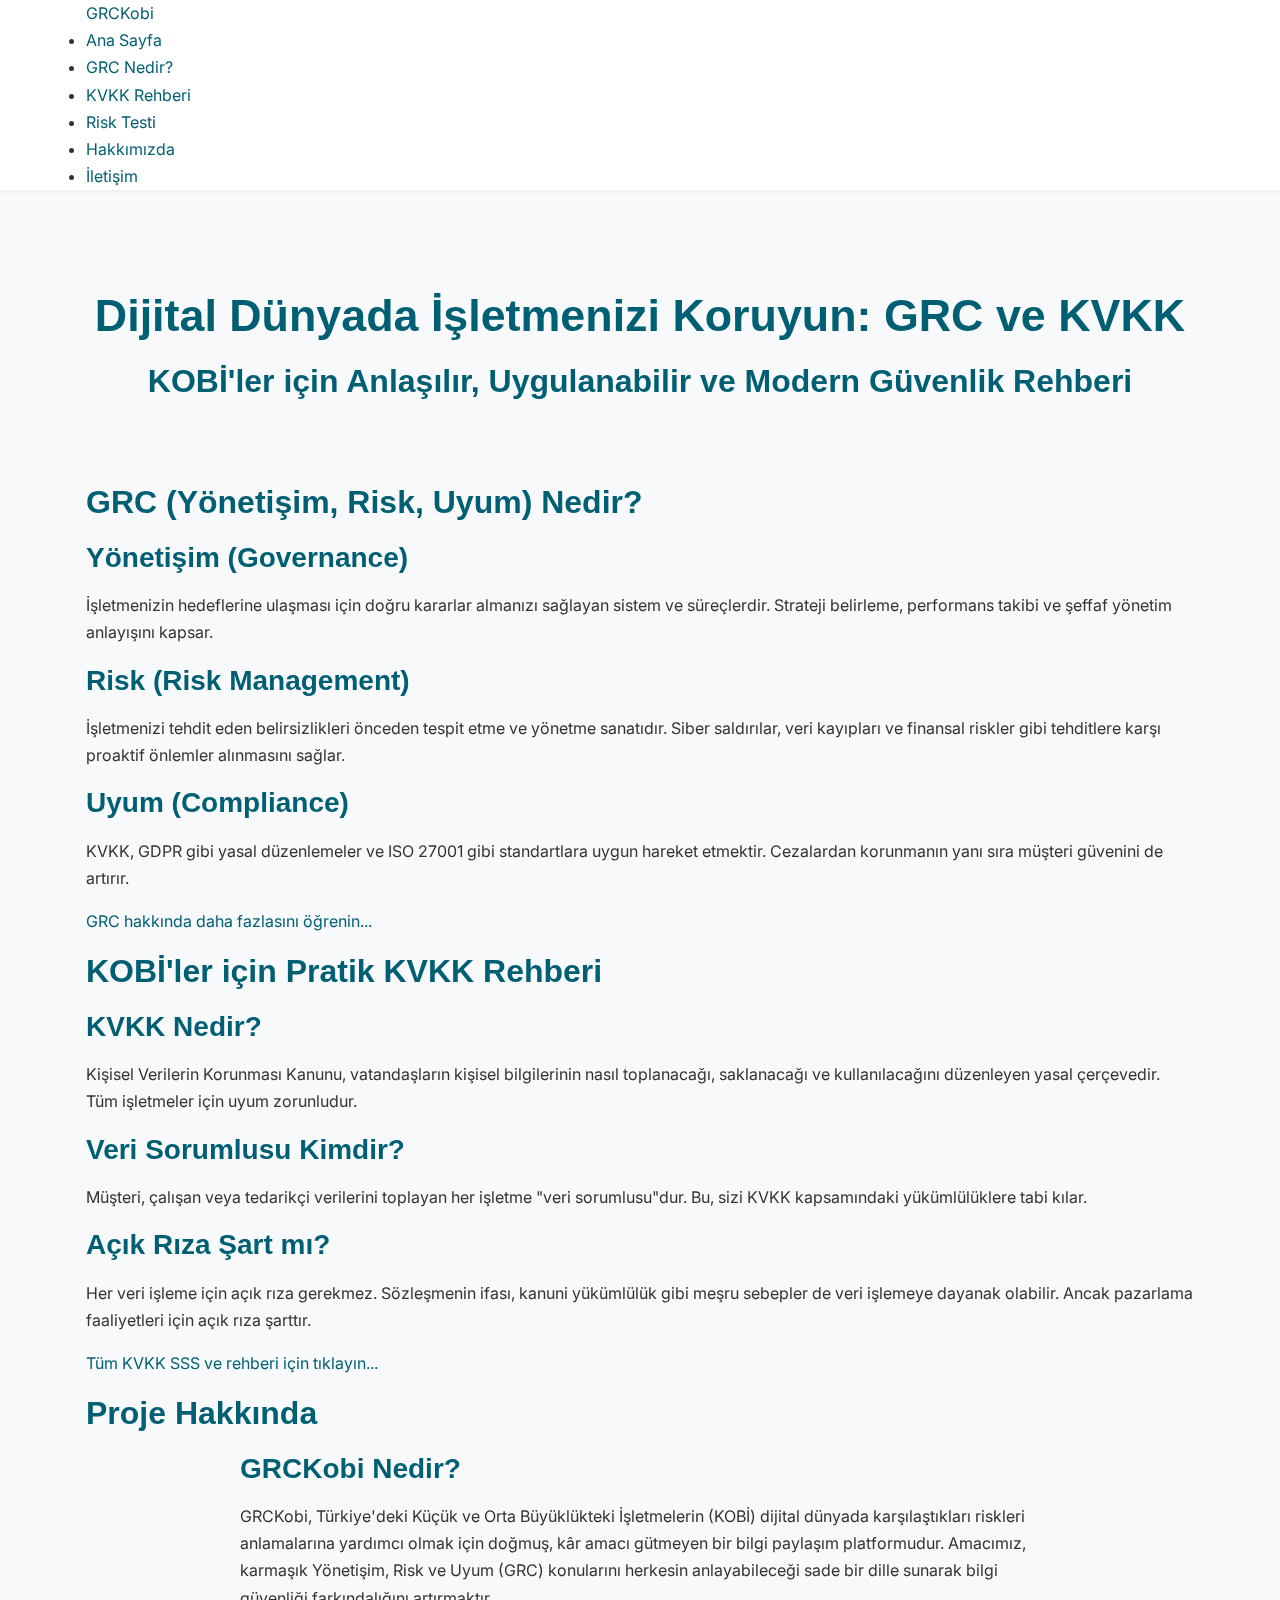
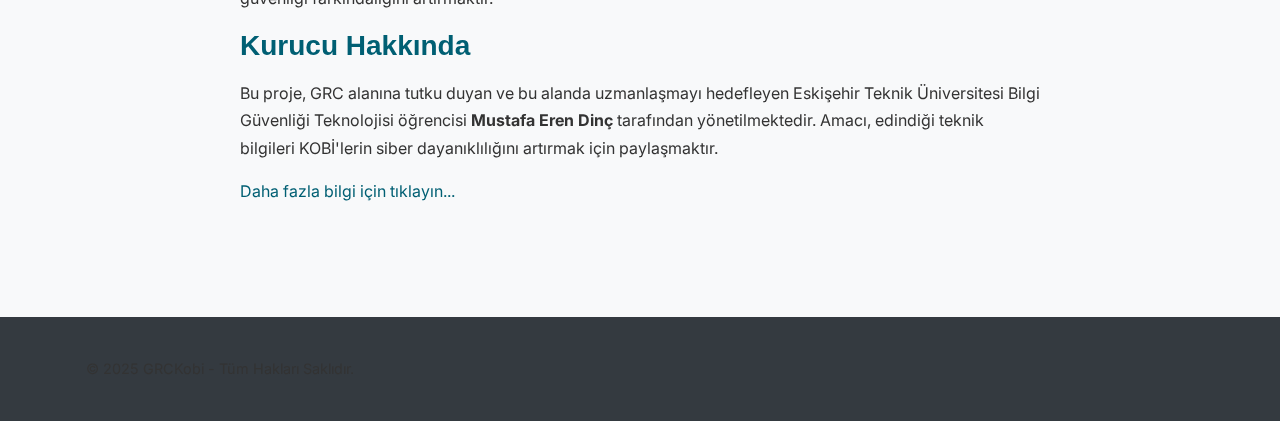
<file: index.html>
<!DOCTYPE html>
<html lang="tr">
<head>
    <!-- Meta Etiketler -->
    <meta charset="UTF-8">
    <meta name="viewport" content="width=device-width, initial-scale=1.0">
    <meta name="description" content="KOBİ'ler için modern GRC ve KVKK rehberi. İşletmenizi dijital tehditlere karşı koruyun.">
    <meta name="keywords" content="GRC, KVKK, KOBİ, Yönetişim, Risk, Uyum, Siber Güvenlik, Veri Koruma">
    <meta name="author" content="Mustafa Eren Dinç">
    
    <!-- Sayfa Başlığı -->
    <title>GRCKobi - KOBİ'ler için Modern GRC & KVKK Rehberi</title>
    
    <!-- Google Fonts - Inter -->
    <link rel="preconnect" href="https://fonts.googleapis.com">
    <link rel="preconnect" href="https://fonts.gstatic.com" crossorigin>
    <link href="https://fonts.googleapis.com/css2?family=Inter:wght@300;400;500;600;700;800&display=swap" rel="stylesheet">
    
    <!-- CSS Dosyası -->
    <link rel="stylesheet" href="style.css">
</head>
<body>
    <!-- ===================================
         HEADER - Yapışkan Transparan Menü
         =================================== -->
    <header>
        <div class="container">
            <!-- Site Logosu -->
            <a href="index.html" class="logo">GRCKobi</a>
            
            <!-- Ana Navigasyon Menüsü -->
            <nav>
                <ul>
                    <li><a href="index.html">Ana Sayfa</a></li>
                    <li><a href="#grc">GRC Nedir?</a></li>
                    <li><a href="#kvkk">KVKK Rehberi</a></li>
                    <li><a href="risk-testi.html">Risk Testi</a></li>
                    <li><a href="#hakkimizda">Hakkımızda</a></li>
                    <li><a href="iletisim.html">İletişim</a></li>
                </ul>
            </nav>
        </div>
    </header>

    <!-- ===================================
         MAIN - Ana İçerik Alanı
         =================================== -->
    <main>
        <!-- HERO SECTION - Giriş Bölümü -->
        <section class="hero">
            <div class="container">
                <h1>
                    Dijital Dünyada İşletmenizi Koruyun: 
                    <span class="highlight">GRC</span> ve 
                    <span class="highlight">KVKK</span>
                </h1>
                <h2>KOBİ'ler için Anlaşılır, Uygulanabilir ve Modern Güvenlik Rehberi</h2>
            </div>
        </section>

        <!-- ===================================
             GRC BÖLÜMÜ
             =================================== -->
        <section id="grc">
            <div class="container">
                <!-- Bölüm Başlığı -->
                <h2>GRC (Yönetişim, Risk, Uyum) Nedir?</h2>
                
                <!-- GRC Bileşenleri - Kartlar -->
                <div class="cards-grid">
                    <!-- Yönetişim Kartı -->
                    <div class="card">
                        <h3>Yönetişim (Governance)</h3>
                        <p>
                            İşletmenizin hedeflerine ulaşması için doğru kararlar almanızı sağlayan 
                            sistem ve süreçlerdir. Strateji belirleme, performans takibi ve şeffaf 
                            yönetim anlayışını kapsar.
                        </p>
                    </div>
                    
                    <!-- Risk Kartı -->
                    <div class="card">
                        <h3>Risk (Risk Management)</h3>
                        <p>
                            İşletmenizi tehdit eden belirsizlikleri önceden tespit etme ve yönetme 
                            sanatıdır. Siber saldırılar, veri kayıpları ve finansal riskler gibi 
                            tehditlere karşı proaktif önlemler alınmasını sağlar.
                        </p>
                    </div>
                    
                    <!-- Uyum Kartı -->
                    <div class="card">
                        <h3>Uyum (Compliance)</h3>
                        <p>
                            KVKK, GDPR gibi yasal düzenlemeler ve ISO 27001 gibi standartlara 
                            uygun hareket etmektir. Cezalardan korunmanın yanı sıra müşteri 
                            güvenini de artırır.
                        </p>
                    </div>
                </div>
                
                <!-- Detaylı Bilgi Linki -->
                <p class="text-center mt-2">
                    <a href="grc-nedir.html">GRC hakkında daha fazlasını öğrenin...</a>
                </p>
            </div>
        </section>

        <!-- ===================================
             KVKK REHBERİ BÖLÜMÜ
             =================================== -->
        <section id="kvkk">
            <div class="container">
                <!-- Bölüm Başlığı -->
                <h2>KOBİ'ler için Pratik KVKK Rehberi</h2>
                
                <!-- KVKK SSS Kartları -->
                <div class="cards-grid">
                    <!-- KVKK Nedir Kartı -->
                    <div class="card">
                        <h3>KVKK Nedir?</h3>
                        <p>
                            Kişisel Verilerin Korunması Kanunu, vatandaşların kişisel bilgilerinin 
                            nasıl toplanacağı, saklanacağı ve kullanılacağını düzenleyen yasal 
                            çerçevedir. Tüm işletmeler için uyum zorunludur.
                        </p>
                    </div>
                    
                    <!-- Veri Sorumlusu Kartı -->
                    <div class="card">
                        <h3>Veri Sorumlusu Kimdir?</h3>
                        <p>
                            Müşteri, çalışan veya tedarikçi verilerini toplayan her işletme 
                            "veri sorumlusu"dur. Bu, sizi KVKK kapsamındaki yükümlülüklere 
                            tabi kılar.
                        </p>
                    </div>
                    
                    <!-- Açık Rıza Kartı -->
                    <div class="card">
                        <h3>Açık Rıza Şart mı?</h3>
                        <p>
                            Her veri işleme için açık rıza gerekmez. Sözleşmenin ifası, kanuni 
                            yükümlülük gibi meşru sebepler de veri işlemeye dayanak olabilir. 
                            Ancak pazarlama faaliyetleri için açık rıza şarttır.
                        </p>
                    </div>
                </div>
                
                <!-- Detaylı Bilgi Linki -->
                <p class="text-center mt-2">
                    <a href="kvkk-rehberi.html">Tüm KVKK SSS ve rehberi için tıklayın...</a>
                </p>
            </div>
        </section>

        <!-- ===================================
             HAKKIMIZDA BÖLÜMÜ
             =================================== -->
        <section id="hakkimizda">
            <div class="container">
                <!-- Bölüm Başlığı -->
                <h2>Proje Hakkında</h2>
                
                <!-- Hakkımızda Kartı -->
                <div class="card" style="max-width: 800px; margin: 0 auto;">
                    <h3>GRCKobi Nedir?</h3>
                    <p>
                        GRCKobi, Türkiye'deki Küçük ve Orta Büyüklükteki İşletmelerin (KOBİ) 
                        dijital dünyada karşılaştıkları riskleri anlamalarına yardımcı olmak 
                        için doğmuş, kâr amacı gütmeyen bir bilgi paylaşım platformudur. 
                        Amacımız, karmaşık Yönetişim, Risk ve Uyum (GRC) konularını herkesin 
                        anlayabileceği sade bir dille sunarak bilgi güvenliği farkındalığını 
                        artırmaktır.
                    </p>
                    
                    <h3>Kurucu Hakkında</h3>
                    <p>
                        Bu proje, GRC alanına tutku duyan ve bu alanda uzmanlaşmayı hedefleyen 
                        Eskişehir Teknik Üniversitesi Bilgi Güvenliği Teknolojisi öğrencisi 
                        <strong>Mustafa Eren Dinç</strong> tarafından yönetilmektedir. 
                        Amacı, edindiği teknik bilgileri KOBİ'lerin siber dayanıklılığını 
                        artırmak için paylaşmaktır.
                    </p>
                    
                    <p class="text-center mb-0">
                        <a href="hakkimizda.html">Daha fazla bilgi için tıklayın...</a>
                    </p>
                </div>
            </div>
        </section>
    </main>

    <!-- ===================================
         FOOTER - Alt Bilgi Alanı
         =================================== -->
    <footer>
        <div class="container">
            <div class="footer-content">
                <p>© 2025 GRCKobi - Tüm Hakları Saklıdır.</p>
            </div>
        </div>
    </footer>
</body>
</html>
</file>
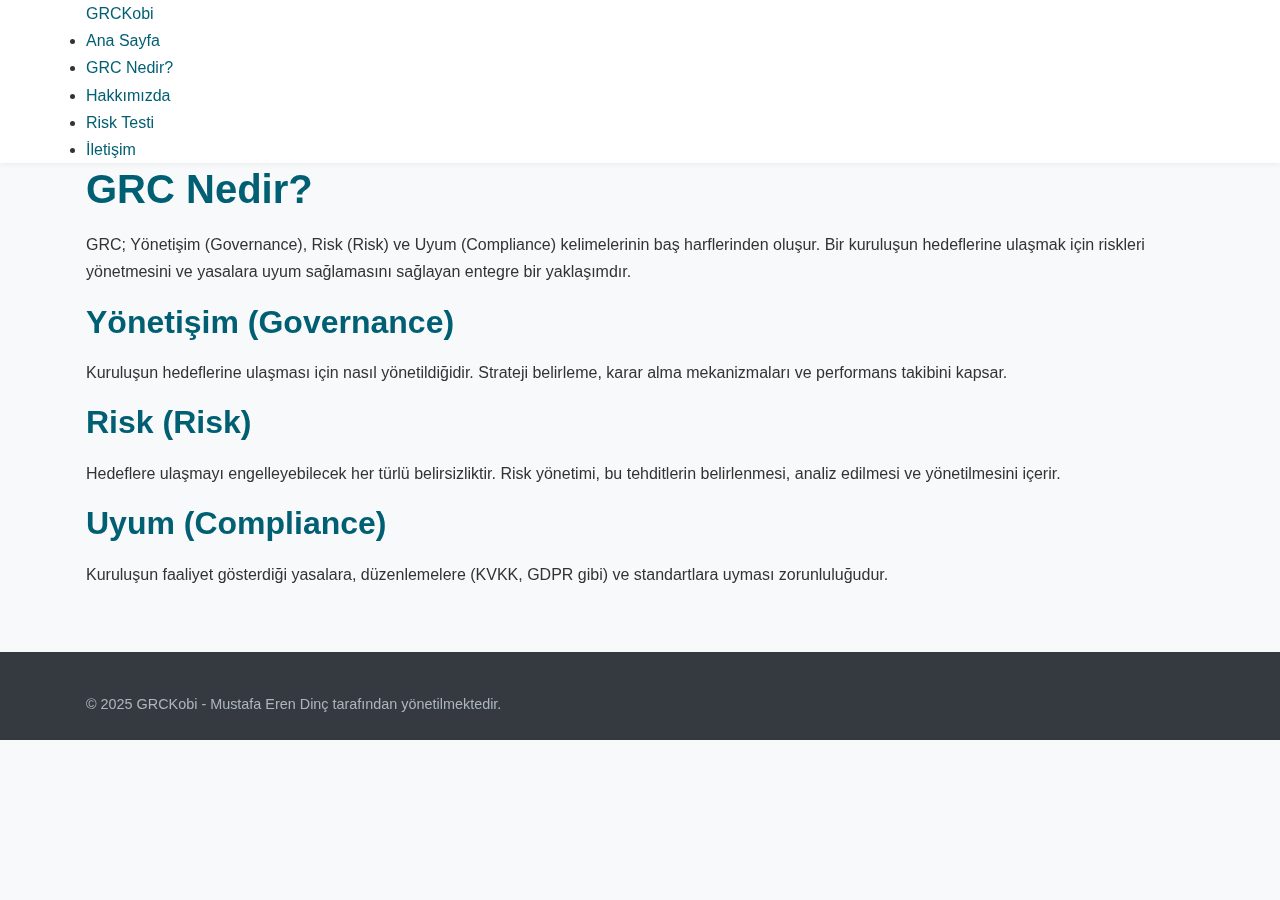
<file: grc-nedir.html.html>
<!DOCTYPE html>
<html lang="tr">
<head>
    <!-- Meta Etiketler -->
    <meta charset="UTF-8">
    <meta name="viewport" content="width=device-width, initial-scale=1.0">
    <meta name="description" content="GRC nedir? Yönetişim, Risk ve Uyum kavramlarının detaylı açıklaması. KOBİ'ler için GRC rehberi.">
    <meta name="keywords" content="GRC, Yönetişim, Risk, Uyum, Governance, Risk Management, Compliance">
    <meta name="author" content="Mustafa Eren Dinç">
    
    <!-- Sayfa Başlığı -->
    <title>GRC Nedir? - GRCKobi</title>
    
    <!-- Google Fonts - Open Sans -->
    <link rel="preconnect" href="https://fonts.googleapis.com">
    <link rel="preconnect" href="https://fonts.gstatic.com" crossorigin>
    <link href="https://fonts.googleapis.com/css2?family=Open+Sans:wght@300;400;500;600;700&display=swap" rel="stylesheet">
    
    <!-- CSS Dosyası -->
    <link rel="stylesheet" href="style.css">
</head>
<body>
    <!-- Üst Başlık (Header) Bölümü -->
    <header>
    <div class="container">
        <!-- Site Logosu/Başlığı -->
        <a href="index.html" class="logo">GRCKobi</a>
        
        <!-- Ana Navigasyon Menüsü -->
        <nav>
            <ul>
                <li><a href="index.html">Ana Sayfa</a></li>
                <li><a href="grc-nedir.html">GRC Nedir?</a></li>
                <li><a href="hakkimizda.html">Hakkımızda</a></li>
                <li><a href="risk-testi.html">Risk Testi</a></li>
                <li><a href="iletisim.html">İletişim</a></li>
            </ul>
        </nav>
    </div>
</header>
    
    <!-- Ana İçerik (Main) Bölümü -->
    <main class="container">
        <!-- Ana Başlık -->
        <h1>GRC Nedir?</h1>
        
        <!-- GRC Tanımı -->
        <p>
            GRC; Yönetişim (Governance), Risk (Risk) ve Uyum (Compliance) kelimelerinin baş harflerinden oluşur. 
            Bir kuruluşun hedeflerine ulaşmak için riskleri yönetmesini ve yasalara uyum sağlamasını sağlayan 
            entegre bir yaklaşımdır.
        </p>
        
        <!-- Yönetişim Bölümü -->
        <h2>Yönetişim (Governance)</h2>
        <p>
            Kuruluşun hedeflerine ulaşması için nasıl yönetildiğidir. Strateji belirleme, karar alma 
            mekanizmaları ve performans takibini kapsar.
        </p>
        
        <!-- Risk Bölümü -->
        <h2>Risk (Risk)</h2>
        <p>
            Hedeflere ulaşmayı engelleyebilecek her türlü belirsizliktir. Risk yönetimi, bu tehditlerin 
            belirlenmesi, analiz edilmesi ve yönetilmesini içerir.
        </p>
        
        <!-- Uyum Bölümü -->
        <h2>Uyum (Compliance)</h2>
        <p>
            Kuruluşun faaliyet gösterdiği yasalara, düzenlemelere (KVKK, GDPR gibi) ve standartlara 
            uyması zorunluluğudur.
        </p>
    </main>
    
    <!-- Alt Bilgi (Footer) Bölümü -->
    <footer>
        <div class="container">
            <div class="footer-bottom">
                <!-- Telif Hakkı Metni -->
                © 2025 GRCKobi - Mustafa Eren Dinç tarafından yönetilmektedir.
            </div>
        </div>
    </footer>
</body>
</html>
</file>
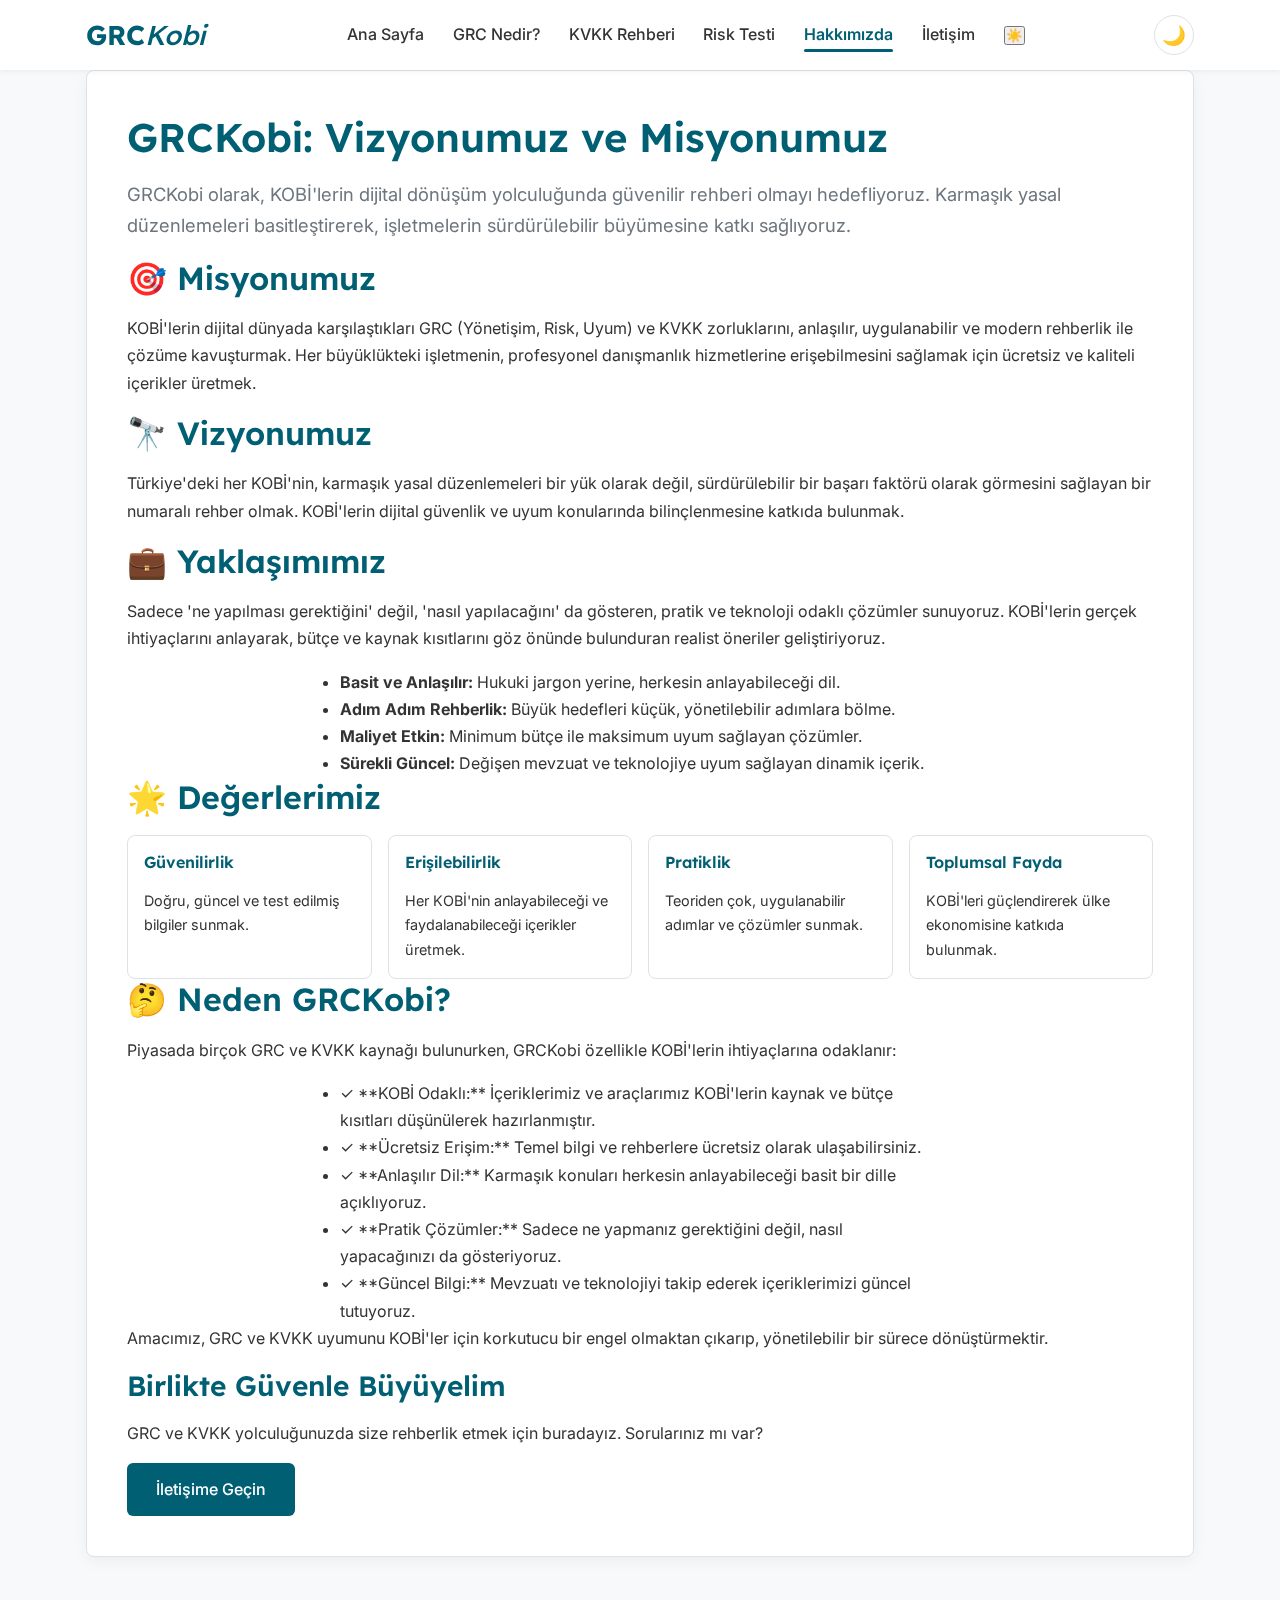
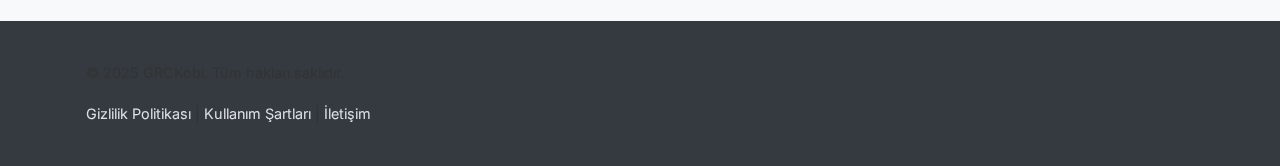
<file: hakkimizda.html>
<!DOCTYPE html>
<html lang="tr">
<head>
    <meta charset="UTF-8">
    <meta name="viewport" content="width=device-width, initial-scale=1.0">
    <title>Hakkımızda - GRCKobi</title>
    <meta name="description" content="GRCKobi hakkında - KOBİ'ler için GRC ve KVKK danışmanlık rehberi. Vizyonumuz, misyonumuz, değerlerimiz ve yaklaşımımız.">
    <meta name="keywords" content="GRCKobi, hakkımızda, vizyon, misyon, değerler, GRC, KVKK, KOBİ">
    <link rel="icon" href="data:image/svg+xml,%3Csvg xmlns='http://www.w3.org/2000/svg' viewBox='0 0 100 100'%3E%3Ccircle cx='50' cy='50' r='50' fill='%23005F73'/%3E%3Ctext x='50' y='68' font-size='50' font-family='Arial, sans-serif' fill='white' text-anchor='middle' font-weight='bold'%3EGK%3C/text%3E%3C/svg%3E">
    <link rel="stylesheet" href="style.css">
    <link rel="preconnect" href="https://fonts.googleapis.com">
    <link rel="preconnect" href="https://fonts.gstatic.com" crossorigin>
    <link href="https://fonts.googleapis.com/css2?family=Inter:wght@400;500;600;700&family=Lexend:wght@300;400;500;600;700&display=swap" rel="stylesheet">
    <script src="site-scripts.js" defer></script>
</head>
<body>
    <header>
        <div class="container">
            <div class="header-content">
                <div class="logo">
                    <a href="index.html">GRC<span class="logo-kobi">Kobi</span></a>
                </div>
                <nav class="main-navigation" id="mainNavMenu">
                    <ul class="nav-menu">
                        <li><a href="index.html">Ana Sayfa</a></li>
                        <li><a href="grc-nedir.html">GRC Nedir?</a></li>
                        <li><a href="kvkk-rehberi.html">KVKK Rehberi</a></li>
                        <li><a href="risk-testi.html">Risk Testi</a></li>
                        <li><a href="hakkimizda.html" class="active">Hakkımızda</a></li>
                        <li><a href="iletisim.html">İletişim</a></li>
                    </ul>
                </nav>
                <!-- Hamburger Menü Butonu -->
                <button class="nav-toggle" id="navToggle" aria-label="Menüyü aç/kapat" aria-expanded="false">
                    <span class="bar"></span>
                    <span class="bar"></span>
                    <span class="bar"></span>
                </button>
                <button id="theme-toggle-button" class="dark-mode-toggle" aria-label="Tema değiştir" title="Tema değiştir">🌙</button>
            </div>
        </div>
    </header>

    <button id="smartBackButton" title="Geri Dön">←</button>

    <main class="container">
        <div class="content-box">
            <h1 class="text-center mb-4">GRCKobi: Vizyonumuz ve Misyonumuz</h1>
            <p class="lead text-center mb-4">GRCKobi olarak, KOBİ'lerin dijital dönüşüm yolculuğunda güvenilir rehberi olmayı hedefliyoruz. Karmaşık yasal düzenlemeleri basitleştirerek, işletmelerin sürdürülebilir büyümesine katkı sağlıyoruz.</p>

            <div class="about-section">
                <h2 class="mt-4 text-center">🎯 Misyonumuz</h2>
                <p class="text-center">KOBİ'lerin dijital dünyada karşılaştıkları GRC (Yönetişim, Risk, Uyum) ve KVKK zorluklarını, anlaşılır, uygulanabilir ve modern rehberlik ile çözüme kavuşturmak. Her büyüklükteki işletmenin, profesyonel danışmanlık hizmetlerine erişebilmesini sağlamak için ücretsiz ve kaliteli içerikler üretmek.</p>
            </div>

            <div class="about-section mt-4">
                <h2 class="text-center">🔭 Vizyonumuz</h2>
                <p class="text-center">Türkiye'deki her KOBİ'nin, karmaşık yasal düzenlemeleri bir yük olarak değil, sürdürülebilir bir başarı faktörü olarak görmesini sağlayan bir numaralı rehber olmak. KOBİ'lerin dijital güvenlik ve uyum konularında bilinçlenmesine katkıda bulunmak.</p>
            </div>

            <div class="about-section mt-4">
                <h2 class="text-center">💼 Yaklaşımımız</h2>
                <p class="text-center">Sadece 'ne yapılması gerektiğini' değil, 'nasıl yapılacağını' da gösteren, pratik ve teknoloji odaklı çözümler sunuyoruz. KOBİ'lerin gerçek ihtiyaçlarını anlayarak, bütçe ve kaynak kısıtlarını göz önünde bulunduran realist öneriler geliştiriyoruz.</p>
                 <ul class="mt-3" style="max-width: 600px; margin-left: auto; margin-right: auto;">
                     <li><strong>Basit ve Anlaşılır:</strong> Hukuki jargon yerine, herkesin anlayabileceği dil.</li>
                     <li><strong>Adım Adım Rehberlik:</strong> Büyük hedefleri küçük, yönetilebilir adımlara bölme.</li>
                     <li><strong>Maliyet Etkin:</strong> Minimum bütçe ile maksimum uyum sağlayan çözümler.</li>
                     <li><strong>Sürekli Güncel:</strong> Değişen mevzuat ve teknolojiye uyum sağlayan dinamik içerik.</li>
                 </ul>
            </div>

            <!-- YENİ BÖLÜM: Değerlerimiz -->
            <div class="about-section mt-4">
                 <h2 class="text-center">🌟 Değerlerimiz</h2>
                 <div class="grid mt-3" style="grid-template-columns: repeat(auto-fit, minmax(200px, 1fr)); gap: 1rem;">
                     <div class="value-card text-center" style="padding: 1rem; border: 1px solid var(--color-border); border-radius: var(--border-radius);">
                         <h4>Güvenilirlik</h4>
                         <p style="font-size: 0.9em; margin-bottom: 0;">Doğru, güncel ve test edilmiş bilgiler sunmak.</p>
                     </div>
                     <div class="value-card text-center" style="padding: 1rem; border: 1px solid var(--color-border); border-radius: var(--border-radius);">
                         <h4>Erişilebilirlik</h4>
                         <p style="font-size: 0.9em; margin-bottom: 0;">Her KOBİ'nin anlayabileceği ve faydalanabileceği içerikler üretmek.</p>
                     </div>
                     <div class="value-card text-center" style="padding: 1rem; border: 1px solid var(--color-border); border-radius: var(--border-radius);">
                         <h4>Pratiklik</h4>
                         <p style="font-size: 0.9em; margin-bottom: 0;">Teoriden çok, uygulanabilir adımlar ve çözümler sunmak.</p>
                     </div>
                     <div class="value-card text-center" style="padding: 1rem; border: 1px solid var(--color-border); border-radius: var(--border-radius);">
                         <h4>Toplumsal Fayda</h4>
                         <p style="font-size: 0.9em; margin-bottom: 0;">KOBİ'leri güçlendirerek ülke ekonomisine katkıda bulunmak.</p>
                     </div>
                 </div>
            </div>

            <!-- YENİ BÖLÜM: Neden GRCKobi? -->
            <div class="about-section mt-4">
                 <h2 class="text-center">🤔 Neden GRCKobi?</h2>
                 <p class="text-center">Piyasada birçok GRC ve KVKK kaynağı bulunurken, GRCKobi özellikle KOBİ'lerin ihtiyaçlarına odaklanır:</p>
                 <ul class="mt-3" style="max-width: 600px; margin-left: auto; margin-right: auto;">
                     <li>✓ **KOBİ Odaklı:** İçeriklerimiz ve araçlarımız KOBİ'lerin kaynak ve bütçe kısıtları düşünülerek hazırlanmıştır.</li>
                     <li>✓ **Ücretsiz Erişim:** Temel bilgi ve rehberlere ücretsiz olarak ulaşabilirsiniz.</li>
                     <li>✓ **Anlaşılır Dil:** Karmaşık konuları herkesin anlayabileceği basit bir dille açıklıyoruz.</li>
                     <li>✓ **Pratik Çözümler:** Sadece ne yapmanız gerektiğini değil, nasıl yapacağınızı da gösteriyoruz.</li>
                     <li>✓ **Güncel Bilgi:** Mevzuatı ve teknolojiyi takip ederek içeriklerimizi güncel tutuyoruz.</li>
                 </ul>
                 <p class="text-center mt-3">Amacımız, GRC ve KVKK uyumunu KOBİ'ler için korkutucu bir engel olmaktan çıkarıp, yönetilebilir bir sürece dönüştürmektir.</p>
            </div>

            <!-- CTA Bölümü -->
             <div class="cta-section text-center mt-4">
                 <h3>Birlikte Güvenle Büyüyelim</h3>
                 <p>GRC ve KVKK yolculuğunuzda size rehberlik etmek için buradayız. Sorularınız mı var?</p>
                 <a href="iletisim.html" class="button mt-3">İletişime Geçin</a>
             </div>

        </div>
    </main>

    <footer>
        <div class="container text-center">
            <p>© 2025 GRCKobi. Tüm hakları saklıdır.</p>
            <p class="mt-2">
                <a href="gizlilik-politikasi.html">Gizlilik Politikası</a> |
                <a href="kullanim-sartlari.html">Kullanım Şartları</a> |
                <a href="iletisim.html">İletişim</a>
            </p>
        </div>
    </footer>

    <div class="welcome-bubble">
        <button class="close-btn" aria-label="Kapat" title="Kapat">&times;</button>
        <h3>Merhaba!</h3>
        <p>GRCKobi'ye hoş geldiniz!</p>
    </div>
    <button id="scrollTopBtn" title="Yukarı Çık">&uarr;</button>
</body>
</html>
</file>
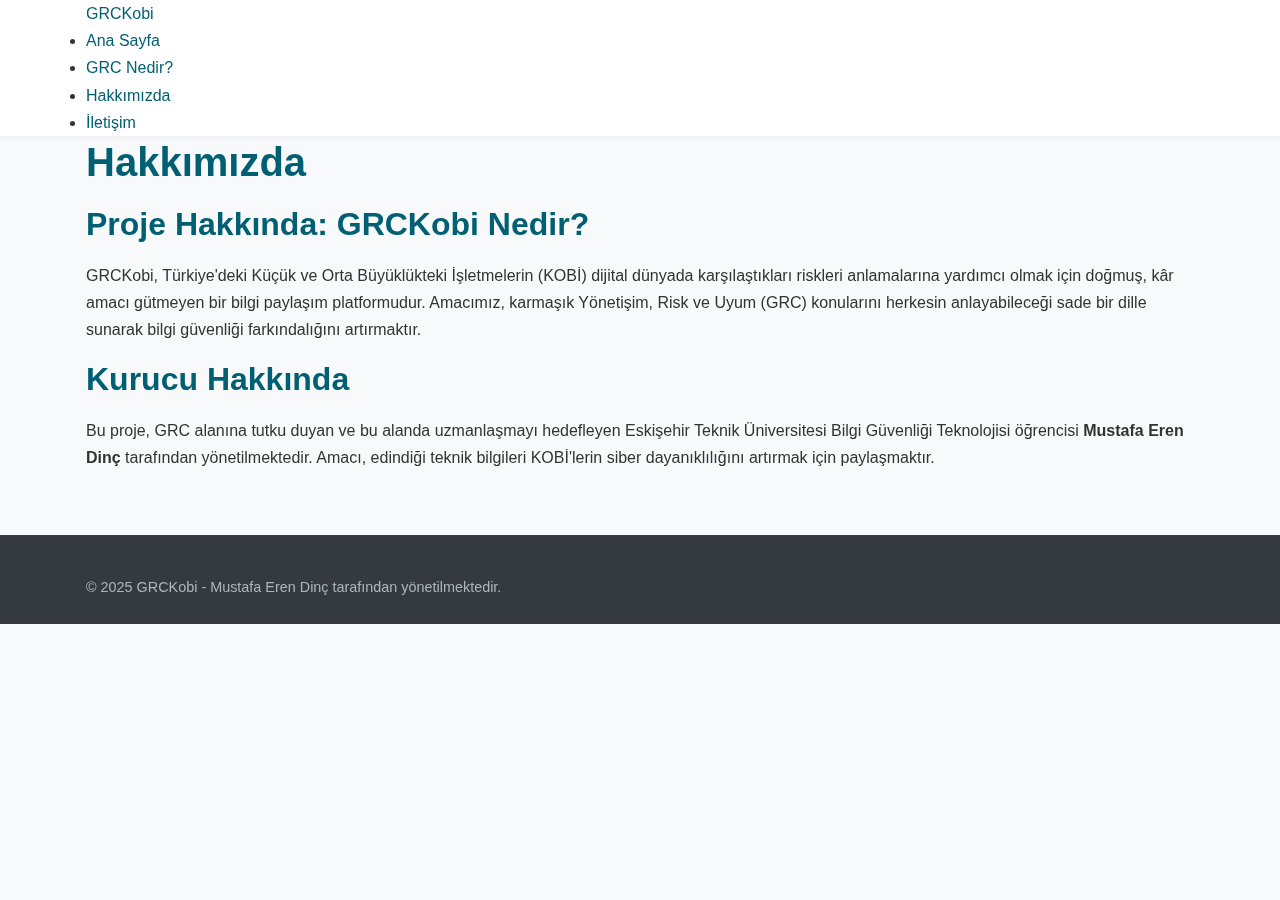
<file: hakkimizda.html.html>
<!DOCTYPE html>
<html lang="tr">
<head>
    <!-- Meta Etiketler -->
    <meta charset="UTF-8">
    <meta name="viewport" content="width=device-width, initial-scale=1.0">
    <meta name="description" content="GRCKobi hakkında bilgiler. KOBİ'ler için ücretsiz GRC bilgi platformu.">
    <meta name="keywords" content="GRCKobi, Hakkımızda, Mustafa Eren Dinç, KOBİ, GRC">
    <meta name="author" content="Mustafa Eren Dinç">
    
    <!-- Sayfa Başlığı -->
    <title>Hakkımızda - GRCKobi</title>
    
    <!-- Google Fonts - Open Sans -->
    <link rel="preconnect" href="https://fonts.googleapis.com">
    <link rel="preconnect" href="https://fonts.gstatic.com" crossorigin>
    <link href="https://fonts.googleapis.com/css2?family=Open+Sans:wght@300;400;500;600;700&display=swap" rel="stylesheet">
    
    <!-- CSS Dosyası -->
    <link rel="stylesheet" href="style.css">
</head>
<body>
    <!-- Üst Başlık (Header) Bölümü -->
    <header>
        <div class="container">
            <!-- Site Logosu/Başlığı -->
            <a href="index.html" class="logo">GRCKobi</a>
            
            <!-- Ana Navigasyon Menüsü -->
            <nav>
                <ul>
                    <li><a href="index.html">Ana Sayfa</a></li>
                    <li><a href="grc-nedir.html">GRC Nedir?</a></li>
                    <li><a href="hakkimizda.html">Hakkımızda</a></li>
                    <li><a href="iletisim.html">İletişim</a></li>
                </ul>
            </nav>
        </div>
    </header>
    
    <!-- Ana İçerik (Main) Bölümü -->
    <main class="container">
        <h1>Hakkımızda</h1>
        
        <h2>Proje Hakkında: GRCKobi Nedir?</h2>
        <p>GRCKobi, Türkiye'deki Küçük ve Orta Büyüklükteki İşletmelerin (KOBİ) dijital dünyada karşılaştıkları riskleri anlamalarına yardımcı olmak için doğmuş, kâr amacı gütmeyen bir bilgi paylaşım platformudur. Amacımız, karmaşık Yönetişim, Risk ve Uyum (GRC) konularını herkesin anlayabileceği sade bir dille sunarak bilgi güvenliği farkındalığını artırmaktır.</p>
        
        <h2>Kurucu Hakkında</h2>
        <p>Bu proje, GRC alanına tutku duyan ve bu alanda uzmanlaşmayı hedefleyen Eskişehir Teknik Üniversitesi Bilgi Güvenliği Teknolojisi öğrencisi <strong>Mustafa Eren Dinç</strong> tarafından yönetilmektedir. Amacı, edindiği teknik bilgileri KOBİ'lerin siber dayanıklılığını artırmak için paylaşmaktır.</p>
    </main>
    
    <!-- Alt Bilgi (Footer) Bölümü -->
    <footer>
        <div class="container">
            <div class="footer-bottom">
                <!-- Telif Hakkı Metni -->
                © 2025 GRCKobi - Mustafa Eren Dinç tarafından yönetilmektedir.
            </div>
        </div>
    </footer>
</body>
</html>
</file>
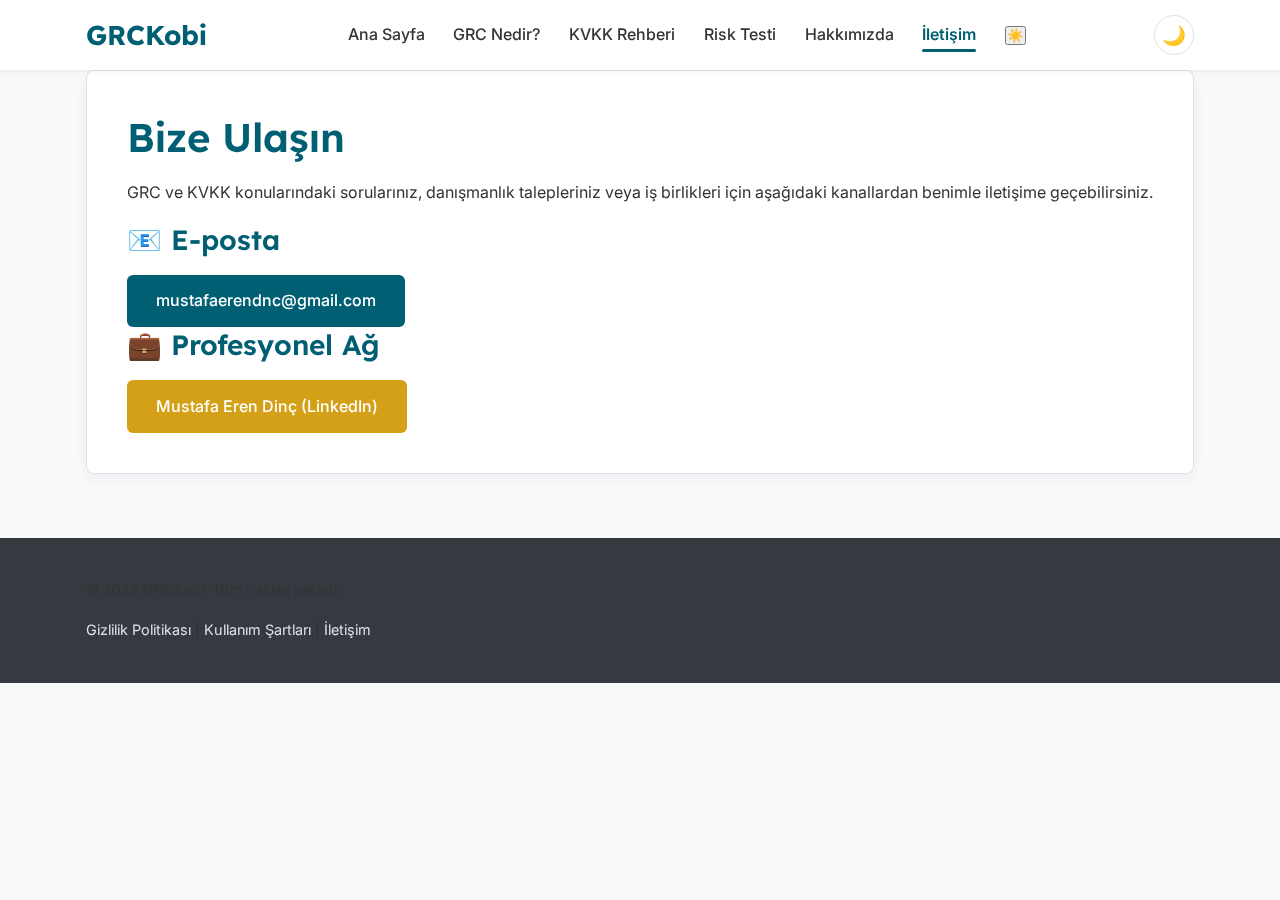
<file: iletisim.html>
<!DOCTYPE html>
<html lang="tr">
<head>
    <meta charset="UTF-8">
    <meta name="viewport" content="width=device-width, initial-scale=1.0">
    <title>İletişim - GRCKobi</title>
    <link rel="stylesheet" href="style.css">
    <link rel="preconnect" href="https://fonts.googleapis.com">
    <link rel="preconnect" href="https://fonts.gstatic.com" crossorigin>
    <link href="https://fonts.googleapis.com/css2?family=Inter:wght@400;500;600;700&family=Lexend:wght@300;400;500;600;700&display=swap" rel="stylesheet">
    <script src="site-scripts.js" defer></script>
</head>
<body>
    <header>
        <div class="container">
            <div class="header-content">
                <div class="logo"><a href="index.html">GRCKobi</a></div>
                <nav class="main-navigation">
                    <ul class="nav-menu">
                        <li><a href="index.html">Ana Sayfa</a></li>
                        <li><a href="grc-nedir.html">GRC Nedir?</a></li>
                        <li><a href="kvkk-rehberi.html">KVKK Rehberi</a></li>
                        <li><a href="risk-testi.html">Risk Testi</a></li>
                        <li><a href="hakkimizda.html">Hakkımızda</a></li>
                        <li><a href="iletisim.html" class="active">İletişim</a></li>
                    </ul>
                </nav>
                <button id="theme-toggle-button" class="dark-mode-toggle" aria-label="Tema değiştir" title="Tema değiştir">🌙</button>
            </div>
        </div>
    </header>

    <button id="smartBackButton" title="Geri Dön">←</button>

    <main class="container">
        <div class="content-box text-center">
            <h1>Bize Ulaşın</h1>
            <p>GRC ve KVKK konularındaki sorularınız, danışmanlık talepleriniz veya iş birlikleri için aşağıdaki kanallardan benimle iletişime geçebilirsiniz.</p>

            <div class="mt-4">
                <h3>📧 E-posta</h3>
                <a href="mailto:mustafaerendnc@gmail.com" class="button">mustafaerendnc@gmail.com</a>
            </div>

            <div class="mt-4">
                <h3>💼 Profesyonel Ağ</h3>
                <a href="https://www.linkedin.com/in/musderi" class="button button-secondary" target="_blank" rel="noopener noreferrer">Mustafa Eren Dinç (LinkedIn)</a>
            </div>
        </div>
    </main>

    <footer>
        <div class="container text-center">
            <p>© 2025 GRCKobi. Tüm hakları saklıdır.</p>
            <p class="mt-2">
                <a href="gizlilik-politikasi.html">Gizlilik Politikası</a> | 
                <a href="kullanim-sartlari.html">Kullanım Şartları</a> | 
                <a href="iletisim.html">İletişim</a>
            </p>
        </div>
    </footer>

    <div class="welcome-bubble">
        <button class="close-btn" aria-label="Kapat" title="Kapat">&times;</button>
        <h3>Merhaba!</h3>
        <p>GRCKobi'ye hoş geldiniz!</p>
    </div>
    <button id="scrollTopBtn" title="Yukarı Çık">&uarr;</button>
</body>
</html>
</file>
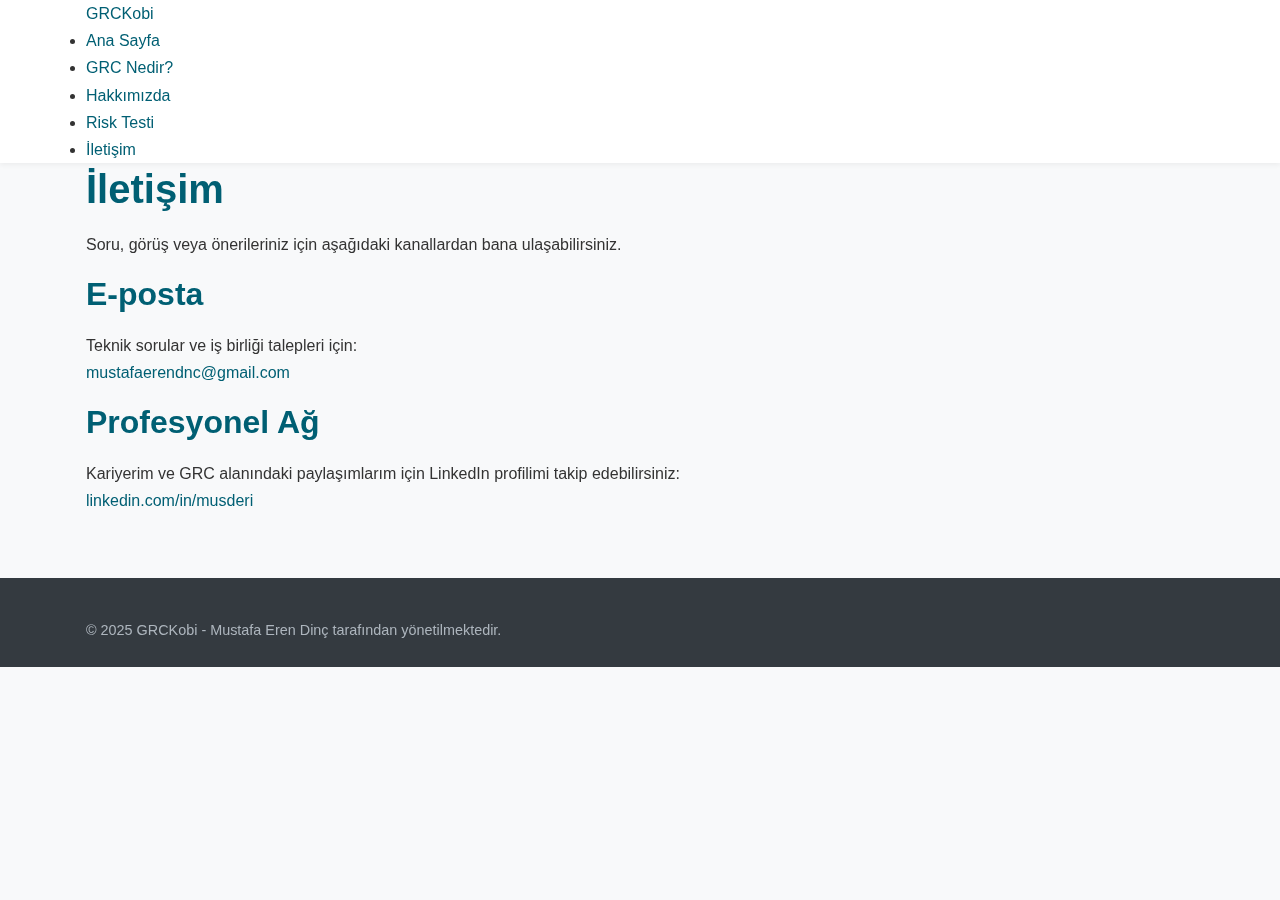
<file: iletisim.html.html>
<!DOCTYPE html>
<html lang="tr">
<head>
    <!-- Meta Etiketler -->
    <meta charset="UTF-8">
    <meta name="viewport" content="width=device-width, initial-scale=1.0">
    <meta name="description" content="GRCKobi iletişim bilgileri. Soru ve önerileriniz için bizimle iletişime geçin.">
    <meta name="keywords" content="GRCKobi, İletişim, Contact, Mustafa Eren Dinç">
    <meta name="author" content="Mustafa Eren Dinç">
    
    <!-- Sayfa Başlığı -->
    <title>İletişim - GRCKobi</title>
    
    <!-- Google Fonts - Open Sans -->
    <link rel="preconnect" href="https://fonts.googleapis.com">
    <link rel="preconnect" href="https://fonts.gstatic.com" crossorigin>
    <link href="https://fonts.googleapis.com/css2?family=Open+Sans:wght@300;400;500;600;700&display=swap" rel="stylesheet">
    
    <!-- CSS Dosyası -->
    <link rel="stylesheet" href="style.css">
</head>
<body>
    <!-- Üst Başlık (Header) Bölümü -->

        <header>
    <div class="container">
        <!-- Site Logosu/Başlığı -->
        <a href="index.html" class="logo">GRCKobi</a>
        
        <!-- Ana Navigasyon Menüsü -->
        <nav>
            <ul>
                <li><a href="index.html">Ana Sayfa</a></li>
                <li><a href="grc-nedir.html">GRC Nedir?</a></li>
                <li><a href="hakkimizda.html">Hakkımızda</a></li>
                <li><a href="risk-testi.html">Risk Testi</a></li>
                <li><a href="iletisim.html">İletişim</a></li>
            </ul>
        </nav>
    </div>
</header>
  
    <!-- Ana İçerik (Main) Bölümü -->
    <main class="container">
        <h1>İletişim</h1>
        <p>Soru, görüş veya önerileriniz için aşağıdaki kanallardan bana ulaşabilirsiniz.</p>
        
        <h2>E-posta</h2>
        <p>Teknik sorular ve iş birliği talepleri için:<br>
        <a href="mailto:mustafaerendnc@gmail.com">mustafaerendnc@gmail.com</a></p>
        
        <h2>Profesyonel Ağ</h2>
        <p>Kariyerim ve GRC alanındaki paylaşımlarım için LinkedIn profilimi takip edebilirsiniz:<br>
        <a href="https://www.linkedin.com/in/musderi" target="_blank" rel="noopener noreferrer">linkedin.com/in/musderi</a></p>
    </main>
    
    <!-- Alt Bilgi (Footer) Bölümü -->
    <footer>
        <div class="container">
            <div class="footer-bottom">
                <!-- Telif Hakkı Metni -->
                © 2025 GRCKobi - Mustafa Eren Dinç tarafından yönetilmektedir.
            </div>
        </div>
    </footer>
</body>
</html>
</file>
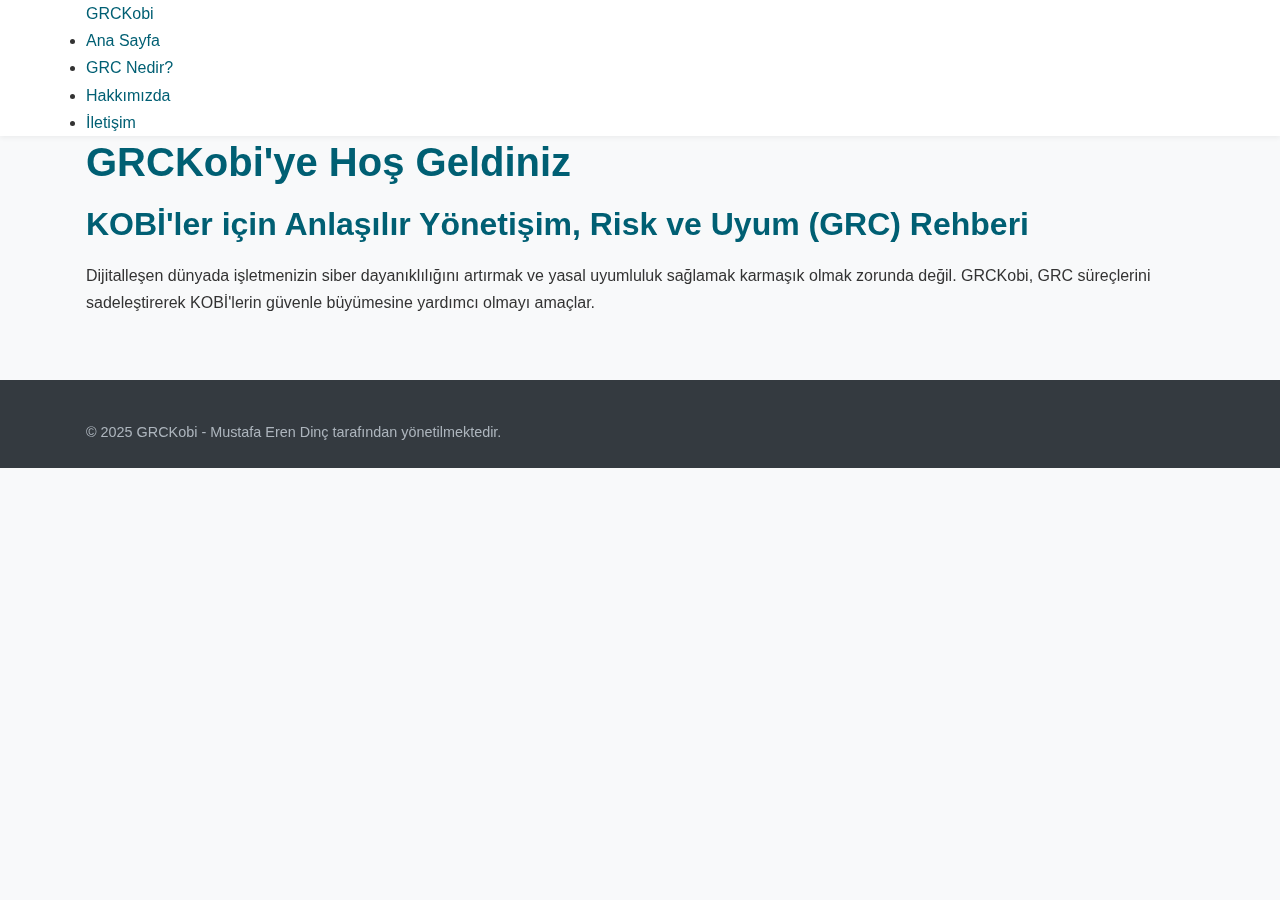
<file: index.html.html>
<!DOCTYPE html>
<html lang="tr">
<head>
    <!-- Meta Etiketler -->
    <meta charset="UTF-8">
    <meta name="viewport" content="width=device-width, initial-scale=1.0">
    <meta name="description" content="KOBİ'ler için anlaşılır Yönetişim, Risk ve Uyum (GRC) rehberi. İşletmenizin siber dayanıklılığını artırın.">
    <meta name="keywords" content="GRC, KOBİ, Yönetişim, Risk, Uyum, Siber Güvenlik">
    <meta name="author" content="Mustafa Eren Dinç">
    
    <!-- Sayfa Başlığı -->
    <title>GRCKobi - KOBİ'ler için GRC Rehberi</title>
    
    <!-- Google Fonts - Open Sans -->
    <link rel="preconnect" href="https://fonts.googleapis.com">
    <link rel="preconnect" href="https://fonts.gstatic.com" crossorigin>
    <link href="https://fonts.googleapis.com/css2?family=Open+Sans:wght@300;400;500;600;700&display=swap" rel="stylesheet">
    
    <!-- CSS Dosyası -->
    <link rel="stylesheet" href="style.css">
</head>
<body>
    <!-- Üst Başlık (Header) Bölümü -->
    <header>
        <div class="container">
            <!-- Site Logosu/Başlığı -->
            <a href="index.html" class="logo">GRCKobi</a>
            
            <!-- Ana Navigasyon Menüsü -->
            <nav>
                <ul>
                    <li><a href="index.html">Ana Sayfa</a></li>
                    <li><a href="grc-nedir.html">GRC Nedir?</a></li>
                    <li><a href="hakkimizda.html">Hakkımızda</a></li>
                    <li><a href="iletisim.html">İletişim</a></li>
                </ul>
            </nav>
        </div>
    </header>
    
    <!-- Ana İçerik (Main) Bölümü -->
    <main class="container">
        <!-- Hoş Geldin Mesajı -->
        <h1>GRCKobi'ye Hoş Geldiniz</h1>
        
        <!-- Alt Başlık -->
        <h2>KOBİ'ler için Anlaşılır Yönetişim, Risk ve Uyum (GRC) Rehberi</h2>
        
        <!-- Tanıtım Paragrafı -->
        <p>
            Dijitalleşen dünyada işletmenizin siber dayanıklılığını artırmak ve yasal uyumluluk sağlamak 
            karmaşık olmak zorunda değil. GRCKobi, GRC süreçlerini sadeleştirerek KOBİ'lerin güvenle 
            büyümesine yardımcı olmayı amaçlar.
        </p>
    </main>
    
    <!-- Alt Bilgi (Footer) Bölümü -->
    <footer>
        <div class="container">
            <div class="footer-bottom">
                <!-- Telif Hakkı Metni -->
                © 2025 GRCKobi - Mustafa Eren Dinç tarafından yönetilmektedir.
            </div>
        </div>
    </footer>
</body>
</html>
</file>
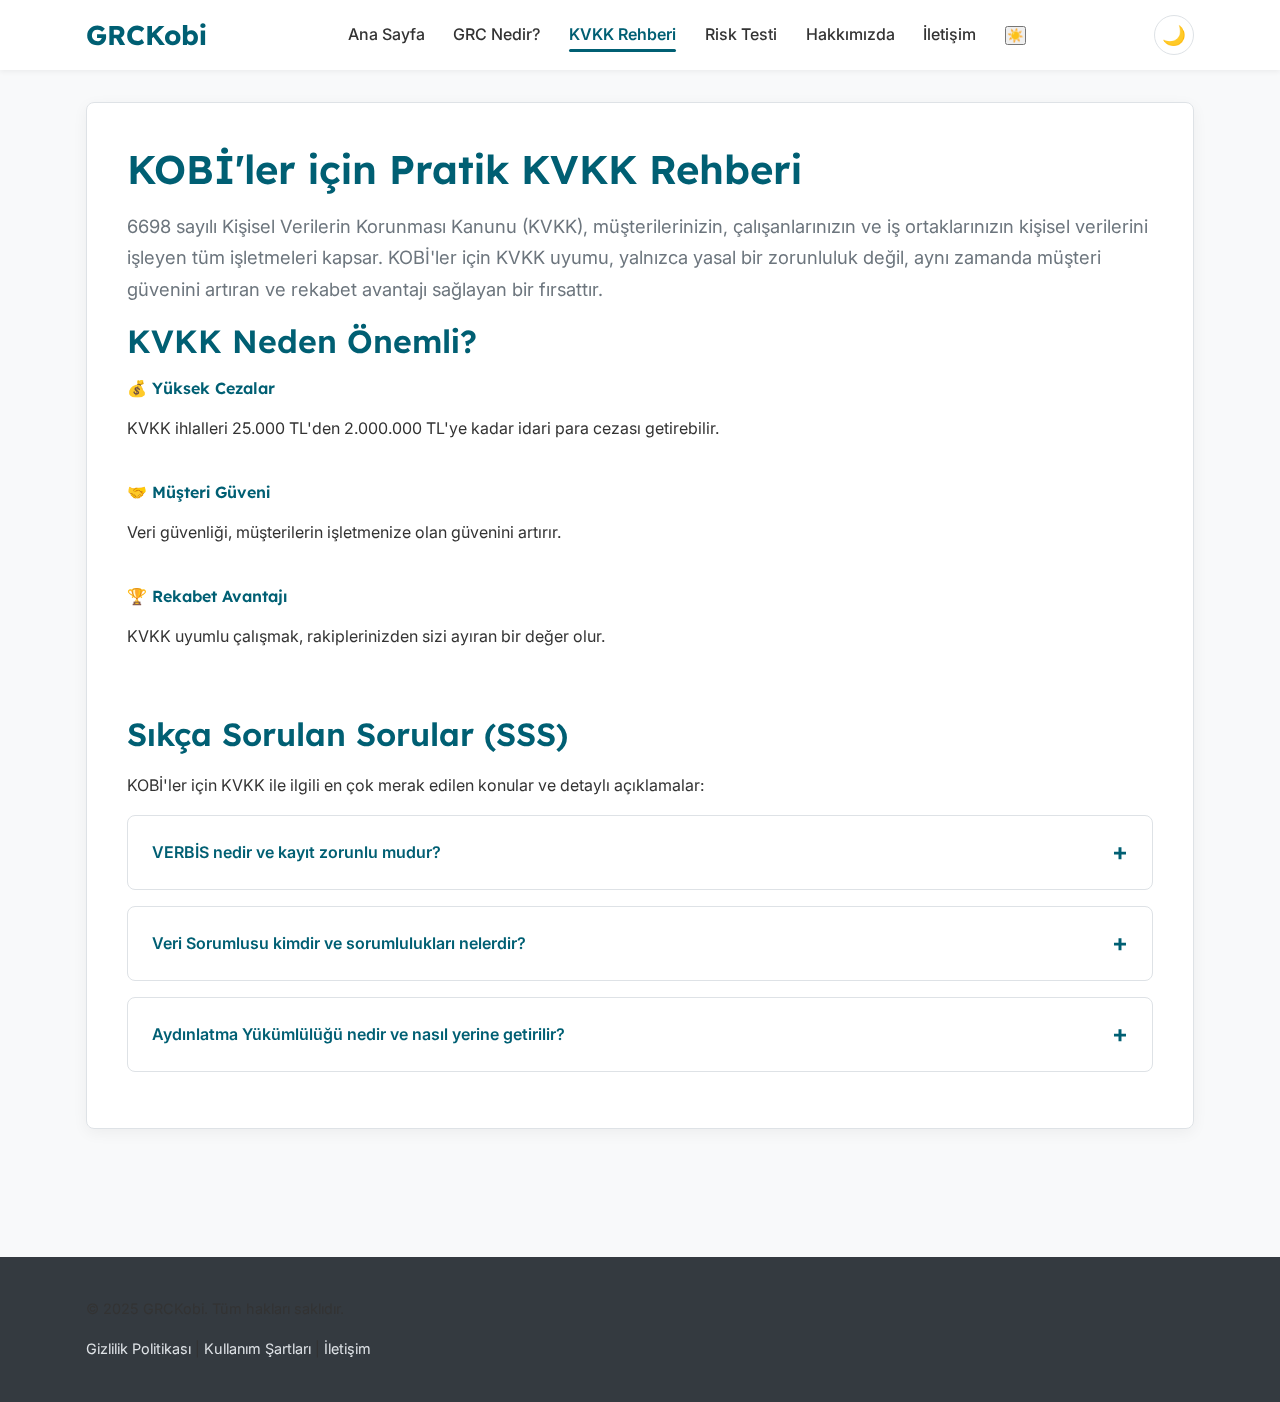
<file: kvkk-rehberi.html>
<!DOCTYPE html>
<html lang="tr">
<head>
    <!-- Meta Etiketleri -->
    <meta charset="UTF-8">
    <meta name="viewport" content="width=device-width, initial-scale=1.0">
    <meta name="description" content="KOBİ'ler için pratik KVKK rehberi. KVKK uyumu için adım adım kılavuz ve sıkça sorulan sorular.">
    <meta name="keywords" content="KVKK, kişisel veri, KOBİ, GDPR, VERBİS, veri koruma">
    <meta name="author" content="GRCKobi">
    
    <!-- Sayfa Başlığı -->
    <title>KVKK Rehberi - GRCKobi</title>
    
    <!-- Google Fonts -->
    <link rel="preconnect" href="https://fonts.googleapis.com">
    <link rel="preconnect" href="https://fonts.gstatic.com" crossorigin>
    <link href="https://fonts.googleapis.com/css2?family=Inter:wght@400;500;600;700&family=Lexend:wght@300;400;500;600;700&display=swap" rel="stylesheet">
    
    <!-- CSS Dosyası -->
    <link rel="stylesheet" href="style.css">
    
    <!-- JavaScript Dosyası -->
    <script src="site-scripts.js" defer></script>
</head>

<body>
    <!-- Header Bölümü -->
    <header>
        <div class="container">
            <div class="header-content">
                <!-- Logo -->
                <div class="logo">
                    <a href="index.html">GRCKobi</a>
                </div>
                
                <!-- Navigasyon Menüsü -->
                <nav class="main-navigation">
                    <ul class="nav-menu">
                        <li><a href="index.html">Ana Sayfa</a></li>
                        <li><a href="grc-nedir.html">GRC Nedir?</a></li>
                        <li><a href="kvkk-rehberi.html" class="active">KVKK Rehberi</a></li>
                        <li><a href="risk-testi.html">Risk Testi</a></li>
                        <li><a href="hakkimizda.html">Hakkımızda</a></li>
                        <li><a href="iletisim.html">İletişim</a></li>
                    </ul>
                </nav>
                
                <!-- Dark Mode Toggle Butonu -->
                <button id="theme-toggle-button" class="dark-mode-toggle" aria-label="Tema değiştir" title="Tema değiştir">
                    🌙
                </button>
            </div>
        </div>
    </header>

    <!-- Ana İçerik Alanı -->
    <main>
        <div class="container">
            <!-- Ana İçerik Kutusu -->
            <div class="content-box">
                <!-- Sayfa Başlığı -->
                <h1>KOBİ'ler için Pratik KVKK Rehberi</h1>
                
                <!-- Giriş Paragrafı -->
                <p class="lead">6698 sayılı Kişisel Verilerin Korunması Kanunu (KVKK), müşterilerinizin, çalışanlarınızın ve iş ortaklarınızın kişisel verilerini işleyen tüm işletmeleri kapsar. KOBİ'ler için KVKK uyumu, yalnızca yasal bir zorunluluk değil, aynı zamanda müşteri güvenini artıran ve rekabet avantajı sağlayan bir fırsattır.</p>
                
                <!-- KVKK'nın Önemi -->
                <div class="importance-section mt-4">
                    <h2>KVKK Neden Önemli?</h2>
                    <div class="grid mt-3">
                        <div class="info-card">
                            <h4>💰 Yüksek Cezalar</h4>
                            <p>KVKK ihlalleri 25.000 TL'den 2.000.000 TL'ye kadar idari para cezası getirebilir.</p>
                        </div>
                        <div class="info-card">
                            <h4>🤝 Müşteri Güveni</h4>
                            <p>Veri güvenliği, müşterilerin işletmenize olan güvenini artırır.</p>
                        </div>
                        <div class="info-card">
                            <h4>🏆 Rekabet Avantajı</h4>
                            <p>KVKK uyumlu çalışmak, rakiplerinizden sizi ayıran bir değer olur.</p>
                        </div>
                    </div>
                </div>

                <!-- Genişletilmiş SSS Bölümü -->
                <div class="faq-section mt-4">
                    <h2>Sıkça Sorulan Sorular (SSS)</h2>
                    <p class="mb-4">KOBİ'ler için KVKK ile ilgili en çok merak edilen konular ve detaylı açıklamalar:</p>

                    <!-- Soru 1: VERBİS -->
                    <details class="faq-item">
                        <summary>
                            <span class="faq-question">VERBİS nedir ve kayıt zorunlu mudur?</span>
                            <span class="faq-toggle">+</span>
                        </summary>
                        <div class="faq-answer">
                            <p><strong>VERBİS (Veri Sorumluları Sicil Bilgi Sistemi)</strong>, Kişisel Verileri Koruma Kurumu tarafından oluşturulan, veri sorumlularının kayıt olması gereken resmi sistemdir.</p>
                            
                            <h5>Kimler VERBİS'e kayıt olmalı?</h5>
                            <ul>
                                <li>Yıllık çalışan sayısı 50'den çok olan gerçek ve tüzel kişiler</li>
                                <li>Yıllık mali bilançosu 25 milyon TL'den çok olan gerçek ve tüzel kişiler</li>
                                <li>Ana faaliyet konusu özel nitelikli kişisel veri işleme olan veri sorumluları</li>
                                <li>Yurtdışında yerleşik gerçek ve tüzel kişiler</li>
                            </ul>
                            
                            <p class="mt-3"><strong>Not:</strong> Bu kriterleri sağlamayan KOBİ'ler VERBİS'e kayıt olmak zorunda değildir, ancak KVKK'ya uyum yükümlülükleri devam eder.</p>
                        </div>
                    </details>

                    <!-- Soru 2: Veri Sorumlusu -->
                    <details class="faq-item">
                        <summary>
                            <span class="faq-question">Veri Sorumlusu kimdir ve sorumlulukları nelerdir?</span>
                            <span class="faq-toggle">+</span>
                        </summary>
                        <div class="faq-answer">
                            <p><strong>Veri Sorumlusu</strong>, kişisel verilerin işleme amaçlarını ve vasıtalarını belirleyen, veri kayıt sisteminin kurulmasından ve yönetilmesinden sorumlu olan gerçek veya tüzel kişidir.</p>
                            
                            <h5>Veri Sorumlusunun Temel Sorumlulukları:</h5>
                            <ul>
                                <li><strong>Aydınlatma Yükümlülüğü:</strong> Veri sahiplerini bilgilendirmek</li>
                                <li><strong>Veri Güvenliği:</strong> Teknik ve idari tedbirleri almak</li>
                                <li><strong>Başvuru Yönetimi:</strong> Veri sahiplerinin taleplerini 30 gün içinde yanıtlamak</li>
                                <li><strong>Veri İşleme Envanteri:</strong> Hangi verileri, neden topladığınızı kayıt altına almak</li>
                                <li><strong>Veri İhlal Bildirimi:</strong> İhlal durumunda 72 saat içinde Kurul'a bildirim</li>
                            </ul>
                            
                            <p class="mt-3"><strong>Örnek:</strong> Bir e-ticaret sitesi işletiyorsanız, müşterilerinizin verilerinin sorumlusu sizsiniz.</p>
                        </div>
                    </details>

                    <!-- Soru 3: Aydınlatma Yükümlülüğü -->
                    <details class="faq-item">
                        <summary>
                            <span class="faq-question">Aydınlatma Yükümlülüğü nedir ve nasıl yerine getirilir?</span>
                            <span class="faq-toggle">+</span>
                        </summary>
                        <div class="faq-answer">
                             <p><strong>Aydınlatma Yükümlülüğü</strong>, veri sorumlusunun, kişisel verilerini işlediği kişilere; verilerin hangi amaçla işlendiği, kimlere aktarıldığı, toplanma yöntemi ve hukuki sebebi ile veri sahibinin hakları konusunda bilgi verme zorunluluğudur.</p>
                            <h5>Nasıl yerine getirilir?</h5>
                            <ul>
                                <li>Web sitenizde bir "Aydınlatma Metni" veya "Gizlilik Politikası" yayınlayarak.</li>
                                <li>Fiziksel formlarda, sözleşmelerde bilgilendirme notları ekleyerek.</li>
                                <li>Çalışanlar için iş sözleşmelerinde veya ek protokollerde.</li>
                            </ul>
                        </div>
                    </details>
                </div>
            </div>
        </div>
    </main>

    <!-- Footer Bölümü -->
    <footer>
        <div class="container">
            <div class="footer-content text-center">
                <p>© 2025 GRCKobi. Tüm hakları saklıdır.</p>
                <p class="mt-2">
                    <a href="gizlilik.html">Gizlilik Politikası</a> | 
                    <a href="kullanim-sartlari.html">Kullanım Şartları</a> | 
                    <a href="iletisim.html">İletişim</a>
                </p>
            </div>
        </div>
    </footer>

    <!-- Hoş Geldiniz Baloncuğu (YENİ HALİ) -->
    <div class="welcome-bubble">
        <button class="close-btn" aria-label="Kapat" title="Kapat">&times;</button>
        <h3>Merhaba!</h3>
        <p>GRCKobi'ye hoş geldiniz!</p>
    </div>

</body>
</html>
</file>
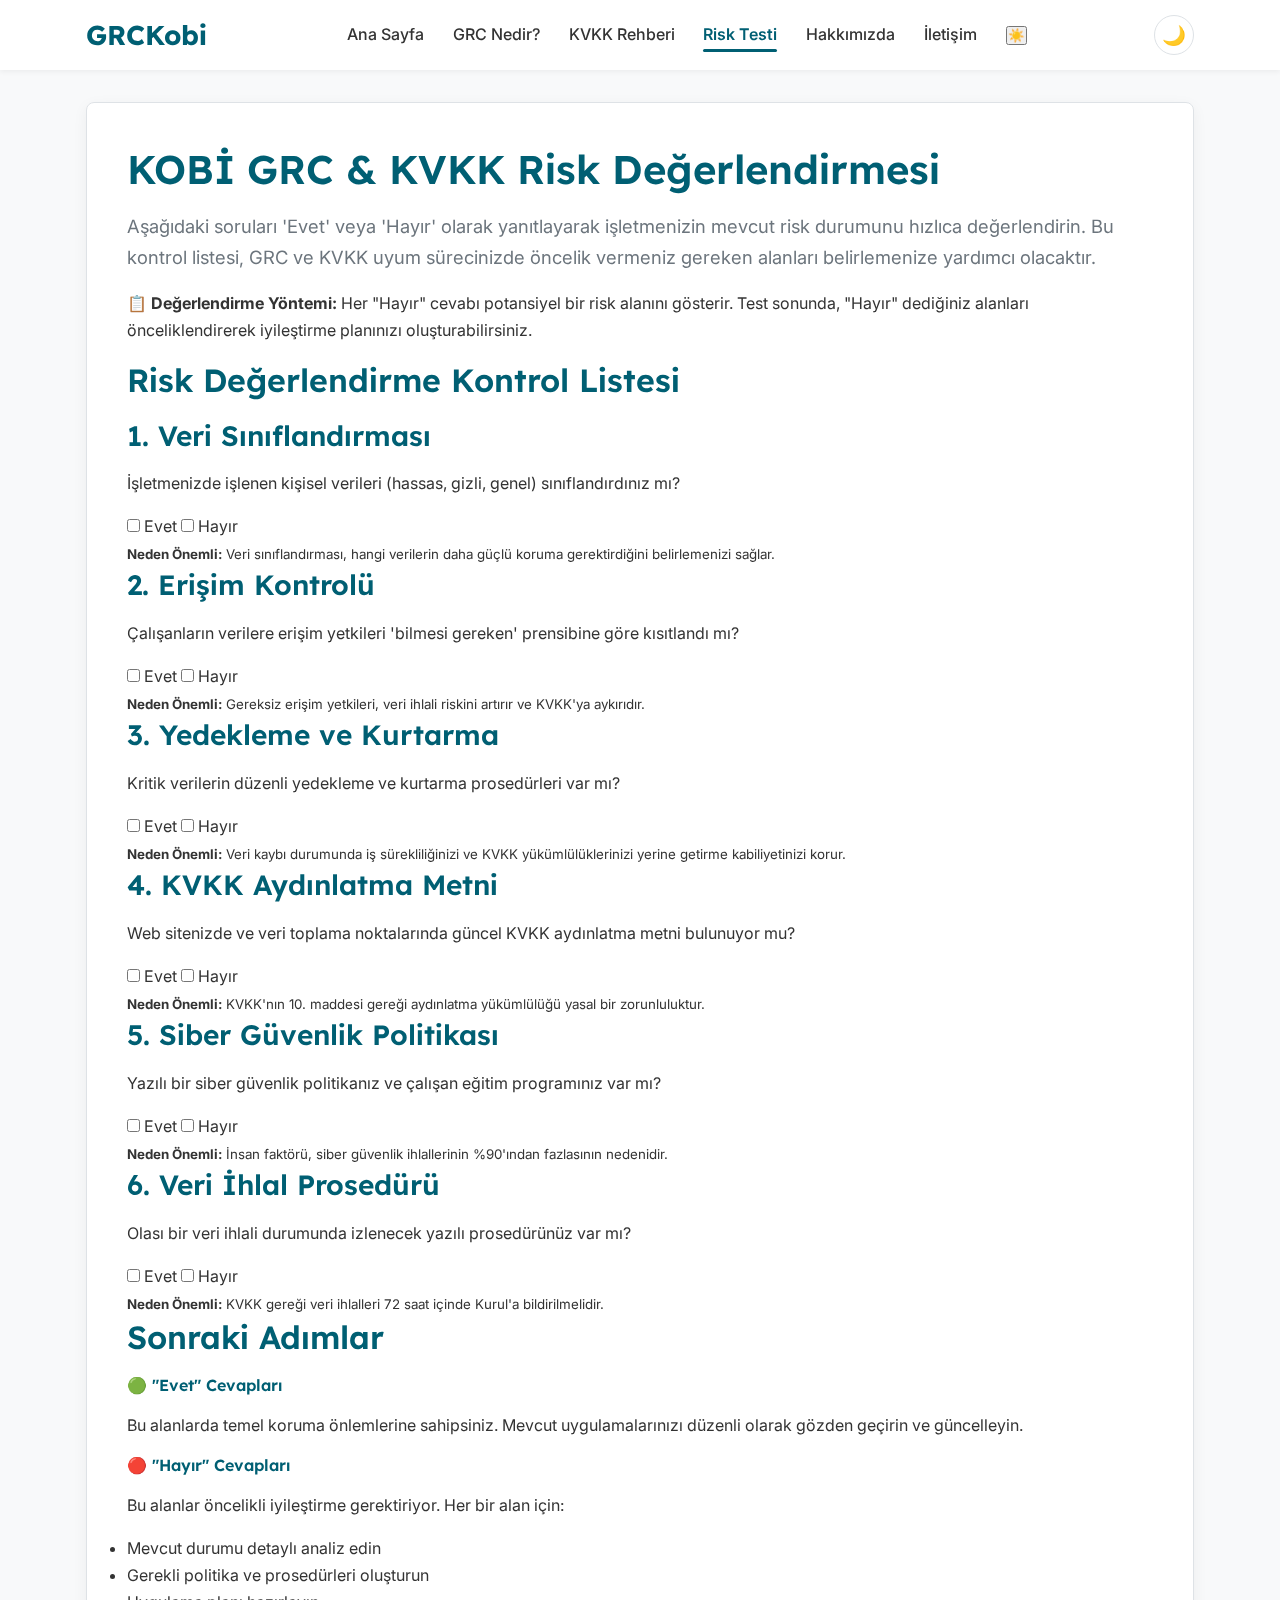
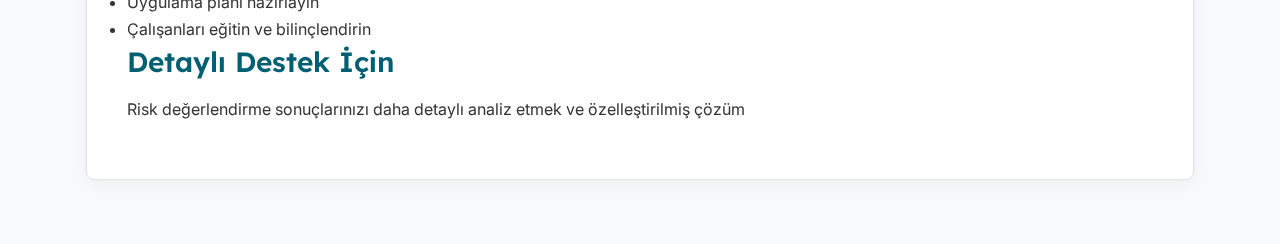
<file: risk-testi.html>
<!DOCTYPE html>
<html lang="tr">
<head>
    <!-- Meta Etiketleri -->
    <meta charset="UTF-8">
    <meta name="viewport" content="width=device-width, initial-scale=1.0">
    <meta name="description" content="KOBİ'niz için GRC ve KVKK risk değerlendirme testi. Mevcut durumunuzu hızlıca analiz edin.">
    <meta name="keywords" content="GRC, KVKK, risk değerlendirme, risk testi, KOBİ, kontrol listesi">
    <meta name="author" content="GRCKobi">
    
    <!-- Sayfa Başlığı -->
    <title>Risk Testi - GRCKobi</title>
    
    <!-- Google Fonts -->
    <link rel="preconnect" href="https://fonts.googleapis.com">
    <link rel="preconnect" href="https://fonts.gstatic.com" crossorigin>
    <link href="https://fonts.googleapis.com/css2?family=Inter:wght@400;500;600;700&family=Lexend:wght@300;400;500;600;700&display=swap" rel="stylesheet">
    
    <!-- CSS Dosyası -->
    <link rel="stylesheet" href="style.css">
    
    <!-- JavaScript Dosyası -->
    <script src="site-scripts.js" defer></script>
</head>

<body>
    <!-- Header Bölümü -->
    <header>
        <div class="container">
            <div class="header-content">
                <!-- Logo -->
                <div class="logo">
                    <a href="index.html">GRCKobi</a>
                </div>
                
                <!-- Navigasyon Menüsü -->
                <nav class="main-navigation">
                    <ul class="nav-menu">
                        <li><a href="index.html">Ana Sayfa</a></li>
                        <li><a href="grc-nedir.html">GRC Nedir?</a></li>
                        <li><a href="kvkk-rehberi.html">KVKK Rehberi</a></li>
                        <li><a href="risk-testi.html" class="active">Risk Testi</a></li>
                        <li><a href="hakkimizda.html">Hakkımızda</a></li>
                        <li><a href="iletisim.html">İletişim</a></li>
                    </ul>
                </nav>
                
                <!-- Dark Mode Toggle Butonu -->
                <button id="theme-toggle-button" class="dark-mode-toggle" aria-label="Tema değiştir" title="Tema değiştir">
                    🌙
                </button>
            </div>
        </div>
    </header>

    <!-- Ana İçerik Alanı -->
    <main>
        <div class="container">
            <!-- Ana İçerik Kutusu -->
            <div class="content-box">
                <!-- Sayfa Başlığı -->
                <h1>KOBİ GRC & KVKK Risk Değerlendirmesi</h1>
                
                <!-- Açıklama Paragrafı -->
                <p class="lead">Aşağıdaki soruları 'Evet' veya 'Hayır' olarak yanıtlayarak işletmenizin mevcut risk durumunu hızlıca değerlendirin. Bu kontrol listesi, GRC ve KVKK uyum sürecinizde öncelik vermeniz gereken alanları belirlemenize yardımcı olacaktır.</p>
                
                <!-- Risk Değerlendirme Uyarısı -->
                <div class="alert-box mt-4 mb-4">
                    <p><strong>📋 Değerlendirme Yöntemi:</strong> Her "Hayır" cevabı potansiyel bir risk alanını gösterir. Test sonunda, "Hayır" dediğiniz alanları önceliklendirerek iyileştirme planınızı oluşturabilirsiniz.</p>
                </div>

                <!-- Kontrol Listesi -->
                <div class="checklist-section">
                    <h2>Risk Değerlendirme Kontrol Listesi</h2>
                    
                    <!-- 1. Veri Sınıflandırması -->
                    <div class="checklist-item">
                        <h3>1. Veri Sınıflandırması</h3>
                        <p>İşletmenizde işlenen kişisel verileri (hassas, gizli, genel) sınıflandırdınız mı?</p>
                        <div class="check-options">
                            <label class="checkbox-container">
                                <input type="checkbox" class="risk-checkbox">
                                <span class="checkmark"></span>
                                <span class="option-text">Evet</span>
                            </label>
                            <label class="checkbox-container">
                                <input type="checkbox" class="risk-checkbox">
                                <span class="checkmark"></span>
                                <span class="option-text">Hayır</span>
                            </label>
                        </div>
                        <div class="risk-note">
                            <small><strong>Neden Önemli:</strong> Veri sınıflandırması, hangi verilerin daha güçlü koruma gerektirdiğini belirlemenizi sağlar.</small>
                        </div>
                    </div>

                    <!-- 2. Erişim Kontrolü -->
                    <div class="checklist-item">
                        <h3>2. Erişim Kontrolü</h3>
                        <p>Çalışanların verilere erişim yetkileri 'bilmesi gereken' prensibine göre kısıtlandı mı?</p>
                        <div class="check-options">
                            <label class="checkbox-container">
                                <input type="checkbox" class="risk-checkbox">
                                <span class="checkmark"></span>
                                <span class="option-text">Evet</span>
                            </label>
                            <label class="checkbox-container">
                                <input type="checkbox" class="risk-checkbox">
                                <span class="checkmark"></span>
                                <span class="option-text">Hayır</span>
                            </label>
                        </div>
                        <div class="risk-note">
                            <small><strong>Neden Önemli:</strong> Gereksiz erişim yetkileri, veri ihlali riskini artırır ve KVKK'ya aykırıdır.</small>
                        </div>
                    </div>

                    <!-- 3. Yedekleme ve Kurtarma -->
                    <div class="checklist-item">
                        <h3>3. Yedekleme ve Kurtarma</h3>
                        <p>Kritik verilerin düzenli yedekleme ve kurtarma prosedürleri var mı?</p>
                        <div class="check-options">
                            <label class="checkbox-container">
                                <input type="checkbox" class="risk-checkbox">
                                <span class="checkmark"></span>
                                <span class="option-text">Evet</span>
                            </label>
                            <label class="checkbox-container">
                                <input type="checkbox" class="risk-checkbox">
                                <span class="checkmark"></span>
                                <span class="option-text">Hayır</span>
                            </label>
                        </div>
                        <div class="risk-note">
                            <small><strong>Neden Önemli:</strong> Veri kaybı durumunda iş sürekliliğinizi ve KVKK yükümlülüklerinizi yerine getirme kabiliyetinizi korur.</small>
                        </div>
                    </div>

                    <!-- 4. KVKK Aydınlatma Metni -->
                    <div class="checklist-item">
                        <h3>4. KVKK Aydınlatma Metni</h3>
                        <p>Web sitenizde ve veri toplama noktalarında güncel KVKK aydınlatma metni bulunuyor mu?</p>
                        <div class="check-options">
                            <label class="checkbox-container">
                                <input type="checkbox" class="risk-checkbox">
                                <span class="checkmark"></span>
                                <span class="option-text">Evet</span>
                            </label>
                            <label class="checkbox-container">
                                <input type="checkbox" class="risk-checkbox">
                                <span class="checkmark"></span>
                                <span class="option-text">Hayır</span>
                            </label>
                        </div>
                        <div class="risk-note">
                            <small><strong>Neden Önemli:</strong> KVKK'nın 10. maddesi gereği aydınlatma yükümlülüğü yasal bir zorunluluktur.</small>
                        </div>
                    </div>

                    <!-- 5. Siber Güvenlik Politikası -->
                    <div class="checklist-item">
                        <h3>5. Siber Güvenlik Politikası</h3>
                        <p>Yazılı bir siber güvenlik politikanız ve çalışan eğitim programınız var mı?</p>
                        <div class="check-options">
                            <label class="checkbox-container">
                                <input type="checkbox" class="risk-checkbox">
                                <span class="checkmark"></span>
                                <span class="option-text">Evet</span>
                            </label>
                            <label class="checkbox-container">
                                <input type="checkbox" class="risk-checkbox">
                                <span class="checkmark"></span>
                                <span class="option-text">Hayır</span>
                            </label>
                        </div>
                        <div class="risk-note">
                            <small><strong>Neden Önemli:</strong> İnsan faktörü, siber güvenlik ihlallerinin %90'ından fazlasının nedenidir.</small>
                        </div>
                    </div>

                    <!-- 6. Veri İhlal Prosedürü -->
                    <div class="checklist-item">
                        <h3>6. Veri İhlal Prosedürü</h3>
                        <p>Olası bir veri ihlali durumunda izlenecek yazılı prosedürünüz var mı?</p>
                        <div class="check-options">
                            <label class="checkbox-container">
                                <input type="checkbox" class="risk-checkbox">
                                <span class="checkmark"></span>
                                <span class="option-text">Evet</span>
                            </label>
                            <label class="checkbox-container">
                                <input type="checkbox" class="risk-checkbox">
                                <span class="checkmark"></span>
                                <span class="option-text">Hayır</span>
                            </label>
                        </div>
                        <div class="risk-note">
                            <small><strong>Neden Önemli:</strong> KVKK gereği veri ihlalleri 72 saat içinde Kurul'a bildirilmelidir.</small>
                        </div>
                    </div>
                </div>

                <!-- Sonuç ve Öneriler -->
                <div class="result-section mt-4">
                    <h2>Sonraki Adımlar</h2>
                    <div class="result-box">
                        <h4>🟢 "Evet" Cevapları</h4>
                        <p>Bu alanlarda temel koruma önlemlerine sahipsiniz. Mevcut uygulamalarınızı düzenli olarak gözden geçirin ve güncelleyin.</p>
                    </div>
                    <div class="result-box mt-3">
                        <h4>🔴 "Hayır" Cevapları</h4>
                        <p>Bu alanlar öncelikli iyileştirme gerektiriyor. Her bir alan için:</p>
                        <ul>
                            <li>Mevcut durumu detaylı analiz edin</li>
                            <li>Gerekli politika ve prosedürleri oluşturun</li>
                            <li>Uygulama planı hazırlayın</li>
                            <li>Çalışanları eğitin ve bilinçlendirin</li>
                        </ul>
                    </div>
                </div>

                <!-- CTA Bölümü -->
                <div class="cta-section text-center mt-4">
                    <h3>Detaylı Destek İçin</h3>
                    <p>Risk değerlendirme sonuçlarınızı daha detaylı analiz etmek ve özelleştirilmiş çözüm
</file>
<file: style.css>
/* ===================================
   GRCKOBI V3.5 - Style Sheet (Final)
   =================================== */

/* CSS Değişkenleri - Renk Paleti */
:root {
    --color-primary: #005F73; /* Ana Teal/Lacivert */
    --color-secondary: #D4A017; /* İkincil Altın/Hardal */
    --color-text: #333333; /* Ana Metin Rengi (Açık Mod) */
    --color-text-muted: #6c757d; /* Daha soluk metin */
    --color-background-body: #f8f9fa; /* Sayfa Arka Planı (Açık Mod) */
    --color-background-content: #FFFFFF; /* İçerik Kutusu Arka Planı (Açık Mod) */
    --color-border: #dee2e6; /* Kenarlık Rengi (Açık Mod) */
    --color-shadow: rgba(0, 0, 0, 0.05); /* Gölge Rengi (Açık Mod) */
    --transition-speed: 0.3s;
    --border-radius: 8px; /* Köşe Yuvarlaklığı */
    --container-max-width: 1140px; /* Ana içerik genişliği */
}

/* Dark Mode Değişkenleri */
body.dark-mode {
    --color-primary: #007A94; /* Koyu modda biraz daha parlak Teal */
    --color-secondary: #E6B325; /* Koyu modda biraz daha parlak Altın */
    --color-text: #E2E8F0; /* Ana Metin Rengi (Koyu Mod) */
    --color-text-muted: #94a3b8; /* Daha soluk metin (Koyu Mod) */
    --color-background-body: #1a202c; /* Sayfa Arka Planı (Koyu Mod) */
    --color-background-content: #2d3748; /* İçerik Kutusu Arka Planı (Koyu Mod) */
    --color-border: #4a5568; /* Kenarlık Rengi (Koyu Mod) */
    --color-shadow: rgba(0, 0, 0, 0.3); /* Gölge Rengi (Koyu Mod) */
}

/* Temel Reset ve Body Stilleri */
* {
    margin: 0;
    padding: 0;
    box-sizing: border-box;
}

html {
    scroll-behavior: smooth; /* Yumuşak kaydırma */
}

body {
    font-family: 'Inter', sans-serif; /* Ana font */
    line-height: 1.7;
    color: var(--color-text);
    background-color: var(--color-background-body);
    min-height: 100vh;
    position: relative;
    transition: background-color var(--transition-speed) ease, color var(--transition-speed) ease;
    -webkit-font-smoothing: antialiased;
    -moz-osx-font-smoothing: grayscale;
}

/* Arka Plan Deseni (Mandala) */
body::before {
    content: '';
    position: fixed;
    top: 0;
    left: 0;
    width: 100%;
    height: 100%;
    background-image: url('arka-plan-deseni.jpg');
    background-repeat: repeat;
    background-size: auto; /* Desenin orijinal boyutunu koru */
    background-position: top left;
    opacity: 0.65; /* %65 Görünürlük */
    z-index: -1;
    pointer-events: none;
    transition: opacity var(--transition-speed) ease;
}

/* Dark Mode Arka Plan Opaklığı */
body.dark-mode::before {
    opacity: 0.15; /* Koyu modda daha soluk */
}

/* Container */
.container {
    max-width: var(--container-max-width);
    margin: 0 auto;
    padding: 0 1rem; /* Yan boşluklar */
}

/* Header Stilleri */
header {
    background-color: var(--color-background-content);
    box-shadow: 0 2px 5px var(--color-shadow);
    position: sticky; /* Yukarı yapışık */
    top: 0;
    z-index: 100;
    transition: background-color var(--transition-speed) ease;
}

.header-content {
    display: flex;
    align-items: center;
    justify-content: space-between;
    min-height: 70px;
    position: relative; /* Mobil butonların konumlanması için */
}

/* Logo Stili */
.logo a {
    color: var(--color-primary);
    text-decoration: none;
    font-size: 1.7rem;
    font-weight: 700;
    font-family: 'Lexend', sans-serif; /* Logo için farklı font */
}

.logo a:hover {
    color: var(--color-secondary);
}

.logo .logo-kobi {
    font-style: italic; /* "Kobi" kısmını italik yapar */
    font-weight: 500;
}

/* Ana Navigasyon */
.main-navigation {
    /* Masaüstü stilleri (mobilde @media içinde ezilecek) */
}

.nav-menu {
    list-style: none;
    display: flex;
}

.nav-menu li {
    margin-left: 1.8rem;
}

.nav-menu a {
    color: var(--color-text);
    text-decoration: none;
    font-size: 1rem;
    font-weight: 500;
    padding: 0.5rem 0; /* Alt çizgi için boşluk */
    position: relative;
    transition: color var(--transition-speed) ease;
}

.nav-menu a:hover {
    color: var(--color-primary);
}

/* Aktif Sayfa Göstergesi (Alt Çizgi) */
.nav-menu a.active {
    color: var(--color-primary);
    font-weight: 600;
}

.nav-menu a.active::after {
    content: '';
    position: absolute;
    bottom: 0px;
    left: 0;
    right: 0;
    height: 3px;
    background-color: var(--color-primary);
    border-radius: 2px;
}

/* Tema Değiştirme Butonu */
.dark-mode-toggle {
    background: none;
    border: 1px solid var(--color-border);
    color: var(--color-text);
    border-radius: 50%;
    width: 40px;
    height: 40px;
    font-size: 1.2rem;
    cursor: pointer;
    display: flex;
    align-items: center;
    justify-content: center;
    transition: all var(--transition-speed) ease;
    margin-left: 1rem; /* Hamburger butonuyla arasına boşluk */
}

.dark-mode-toggle:hover {
    background-color: var(--color-primary);
    color: white;
    border-color: var(--color-primary);
}

body.dark-mode .dark-mode-toggle:hover {
    background-color: var(--color-secondary);
    border-color: var(--color-secondary);
}

/* Akıllı Geri Dön Butonu */
#smartBackButton {
    position: fixed;
    top: 90px;
    left: 20px;
    display: none; /* JS ile gösterilecek */
    background-color: var(--color-primary);
    color: white;
    border: none;
    border-radius: 50%;
    width: 45px;
    height: 45px;
    font-size: 1.5rem;
    line-height: 1; /* Oku ortalamak için */
    cursor: pointer;
    box-shadow: 0 4px 12px var(--color-shadow);
    transition: all var(--transition-speed) ease;
    z-index: 998; /* Diğer butonların altında */
}

#smartBackButton:hover {
    background-color: var(--color-secondary);
    transform: translateX(-2px);
}

/* Ana İçerik Alanı */
main {
    padding-top: 2rem; /* Header'dan sonra boşluk */
    padding-bottom: 2rem;
}

/* Hero (Karşılama) Bölümü */
.hero {
    padding: 4rem 0;
    text-align: center;
    /* Hero bölümüne özel stil eklemeye gerek yok, content-box içinde değil */
}

.hero h1 {
    font-size: 2.8rem;
    font-family: 'Lexend', sans-serif;
    margin-bottom: 1rem;
    color: var(--color-primary); /* Ana sayfadaki başlık rengi */
}
body.dark-mode .hero h1 { color: var(--color-secondary); } /* Koyu modda farklı */


.hero .lead {
    font-size: 1.2rem;
    color: var(--color-text-muted);
    max-width: 700px;
    margin: 0 auto 2rem auto;
    /* --- YENİ EKLENEN GÖLGE --- */
    text-shadow: 0px 1px 3px rgba(0, 0, 0, 0.4);
}
/* Koyu mod için okunurluk */
body.dark-mode .hero .lead {
    color: var(--color-text); /* Açık renk */
    opacity: 0.9; /* Opaklığı biraz artır */
    /* text-shadow: 0px 1px 3px rgba(255, 255, 255, 0.2); /* Koyu mod için açık gölge (Opsiyonel) */
}


.hero-buttons a {
    margin: 0.5rem;
}

/* İçerik Bölümleri (Ana Sayfa Akışı) */
.content-section {
    padding: 3rem 0; /* Bölümler arası boşluk */
}

/* İçerik Kutuları */
.content-box {
    background-color: var(--color-background-content);
    border-radius: var(--border-radius);
    padding: 2.5rem;
    margin-bottom: 2rem;
    box-shadow: 0 4px 15px var(--color-shadow);
    border: 1px solid var(--color-border);
    transition: box-shadow var(--transition-speed) ease, transform var(--transition-speed) ease;
}

.content-box:hover {
    box-shadow: 0 8px 25px rgba(0, 0, 0, 0.08);
    transform: translateY(-3px);
}
body.dark-mode .content-box:hover {
    box-shadow: 0 8px 25px rgba(0, 0, 0, 0.4);
}


/* Başlıklar */
h1, h2, h3, h4, h5, h6 {
    color: var(--color-primary);
    font-family: 'Lexend', sans-serif; /* Başlıklar için farklı font */
    font-weight: 600;
    margin-bottom: 1rem;
    line-height: 1.3;
}
h1 { font-size: 2.5rem; }
h2 { font-size: 2rem; }
h3 { font-size: 1.75rem; }

/* Paragraflar */
p {
    margin-bottom: 1rem;
    color: var(--color-text);
}
p.lead {
    font-size: 1.15rem;
    color: var(--color-text-muted);
}

/* Linkler */
a {
    color: var(--color-primary);
    text-decoration: none;
    transition: color var(--transition-speed) ease;
}
a:hover {
    color: var(--color-secondary);
    text-decoration: underline;
}

/* Butonlar */
.button, button[type="submit"] { /* Form butonu da dahil */
    display: inline-block;
    padding: 0.8rem 1.8rem;
    background-color: var(--color-primary);
    color: #FFFFFF !important; /* Link içindeyse bile beyaz kalsın */
    border: none;
    border-radius: 6px;
    font-size: 1rem;
    font-weight: 500;
    cursor: pointer;
    transition: all var(--transition-speed) ease;
    text-align: center;
    text-decoration: none !important; /* Alt çizgiyi kaldır */
}

.button:hover, button[type="submit"]:hover {
    background-color: var(--color-secondary);
    transform: translateY(-2px);
    box-shadow: 0 4px 12px rgba(0, 0, 0, 0.15);
}

.button-secondary {
    background-color: var(--color-secondary);
}
.button-secondary:hover {
    background-color: var(--color-primary);
}


/* 3D Flip Card Yapısı (grc-nedir.html) */
.flip-card {
    background-color: transparent;
    width: 100%; /* Konteynerine göre genişlesin */
    max-width: 320px; /* Maksimum genişlik */
    height: 300px; /* Yükseklik */
    perspective: 1000px;
    margin: 1rem auto; /* Otomatik ortala */
}

.flip-card-inner {
    position: relative;
    width: 100%;
    height: 100%;
    text-align: center;
    transition: transform 0.8s;
    transform-style: preserve-3d;
}

.flip-card:hover .flip-card-inner,
.flip-card-inner.is-flipped { /* Bu satır eklendi */
    transform: rotateY(180deg);
}
.flip-card-front, .flip-card-back {
    position: absolute;
    width: 100%;
    height: 100%;
    -webkit-backface-visibility: hidden;
    backface-visibility: hidden;
    border-radius: var(--border-radius);
    box-shadow: 0 6px 18px var(--color-shadow);
    overflow: hidden;
    display: flex;
    flex-direction: column;
    justify-content: center;
    align-items: center;
    padding: 1.5rem;
}

.flip-card-front {
    background-color: var(--color-background-content);
    color: var(--color-text);
    border: 1px solid var(--color-border);
}
.flip-card-front h3 { margin-bottom: 0.5rem; }

.flip-card-back {
    background-color: var(--color-primary);
    color: #FFFFFF;
    transform: rotateY(180deg);
}

.flip-card-back h4 {
    color: #FFFFFF;
    margin-bottom: 1rem;
}

.flip-card-back p {
    color: #FFFFFF;
    font-size: 0.9em;
    line-height: 1.6;
    margin-bottom: 0;
}


/* Grid Yapısı */
.grid {
    display: grid;
    gap: 1.5rem; /* Öğeler arası boşluk */
}
/* Gerekirse sütun sayılarını burada tanımlayabiliriz, örn: */
/* .grid-3-cols { grid-template-columns: repeat(3, 1fr); } */


/* ===================================
   V3.5 CİLASI: Şık SSS (Accordion) Stilleri
   =================================== */
.faq-section {
    margin-top: 3rem;
}

.faq-item {
    border: 1px solid var(--color-border);
    border-radius: var(--border-radius);
    margin-bottom: 1rem;
    background-color: var(--color-background-content);
    transition: all var(--transition-speed) ease;
    overflow: hidden; /* İçerik taşmasını engelle */
}

.faq-item summary {
    display: flex; /* İkonu sağa yaslamak için */
    justify-content: space-between; /* Soru ve ikonu ayır */
    align-items: center; /* Dikeyde ortala */
    padding: 1rem 1.5rem;
    font-weight: 600;
    color: var(--color-primary);
    cursor: pointer;
    list-style: none; /* Varsayılan oku kaldır */
    transition: background-color var(--transition-speed) ease;
}

.faq-item summary::-webkit-details-marker {
    display: none; /* Chrome/Safari varsayılan oku */
}

.faq-item summary:hover {
    background-color: #f8f9fa; /* Hafif hover efekti */
}
body.dark-mode .faq-item summary:hover {
    background-color: #4a5568;
}

.faq-item .faq-question {
    flex-grow: 1; /* Sorunun tüm alanı kaplamasını sağla */
    margin-right: 1rem; /* İkonla arasına boşluk */
}

.faq-item .faq-toggle {
    font-size: 1.5rem;
    font-weight: bold;
    color: var(--color-primary);
    transition: transform var(--transition-speed) ease;
}

.faq-item[open] summary {
    background-color: var(--color-primary);
    color: white;
    border-bottom: 1px solid var(--color-border); /* Açıkken alt çizgi */
}
.faq-item[open] summary .faq-question {
    color: white; /* Başlık rengini de beyaz yap */
}
.faq-item[open] summary .faq-toggle {
    color: white;
    transform: rotate(45deg); /* Artı işaretini X'e çevir */
}

.faq-answer {
    padding: 1.5rem;
    border-top: 1px dashed var(--color-border); /* Cevap kısmını ayır */
    line-height: 1.8;
}

.faq-answer p, .faq-answer ul, .faq-answer ol {
    margin-bottom: 1rem;
}
.faq-answer ul, .faq-answer ol {
     padding-left: 1.5rem;
}
.faq-answer h5 {
    margin-top: 1.5rem;
    margin-bottom: 0.5rem;
    font-size: 1.1rem;
    color: var(--color-primary);
}
.faq-answer strong {
    color: var(--color-primary);
}
body.dark-mode .faq-answer strong {
    color: var(--color-secondary);
}


/* Resmi Kaynak Kutusu */
.resource-box {
    background-color: #f0f9ff;
    border-left: 5px solid var(--color-primary);
    padding: 1.5rem;
    margin: 2rem 0;
    border-radius: 0 var(--border-radius) var(--border-radius) 0;
}
body.dark-mode .resource-box {
    background-color: #1e293b;
    border-left-color: var(--color-secondary);
}
.resource-box h3 {
    margin-bottom: 0.8rem;
    color: var(--color-primary);
}
body.dark-mode .resource-box h3 {
    color: var(--color-secondary);
}


/* Risk Testi Stilleri */
.risk-test-form {
    /* Form genel stilleri buraya eklenebilir */
}

.question-item {
    background: #f8f9fa;
    border-radius: var(--border-radius);
    padding: 1.5rem;
    margin-bottom: 1.5rem;
    border: 1px solid var(--color-border);
}
body.dark-mode .question-item { background: #374151; }

.question-item h4 {
    color: var(--color-primary);
    margin-bottom: 1rem;
    font-size: 1.1rem;
}

.radio-group {
    display: flex;
    flex-direction: column;
    gap: 0.8rem;
}

.radio-group label {
    display: flex;
    align-items: center;
    padding: 0.8rem 1rem;
    background: var(--color-background-content);
    border: 1px solid var(--color-border);
    border-radius: 6px;
    cursor: pointer;
    transition: all var(--transition-speed) ease;
    font-size: 1rem;
}

.radio-group label:hover {
    border-color: var(--color-primary);
    background: #f0f9ff;
}
body.dark-mode .radio-group label:hover {
    border-color: var(--color-secondary);
    background: #4a5568;
}

.radio-group input[type="radio"] {
    margin-right: 0.8rem;
    accent-color: var(--color-primary);
    transform: scale(1.1);
}
body.dark-mode .radio-group input[type="radio"] { accent-color: var(--color-secondary); }


.radio-group label:has(input:checked) {
    border-color: var(--color-primary);
    background: #e6f7ff;
    color: var(--color-primary);
    font-weight: 500;
}
body.dark-mode .radio-group label:has(input:checked) {
    border-color: var(--color-secondary);
    background: #4a5568;
    color: var(--color-secondary);
}

#test-results {
    margin-top: 2rem;
    padding: 2rem;
    border-radius: var(--border-radius);
    text-align: center;
    border: 3px solid;
    display: none; /* Başlangıçta gizli */
    animation: fadeIn 0.5s ease-out;
}

@keyframes fadeIn { from { opacity: 0; } to { opacity: 1; } }


.result-score {
    font-size: 3.5rem;
    font-weight: 700;
    margin-bottom: 0.5rem;
    line-height: 1;
}

.result-title {
    font-size: 1.5rem;
    margin-bottom: 1rem;
    font-weight: 600;
}

.result-description {
    font-size: 1.1rem;
    line-height: 1.6;
    margin-bottom: 1.5rem;
}

/* Risk Seviyesi Renkleri */
.low-risk { background-color: #d1e7dd; border-color: #0f5132; color: #0f5132; }
.low-risk .result-score { color: #198754; }
body.dark-mode .low-risk { background-color: #0f5132; border-color: #badbcc; color: #c3e6cb;}
body.dark-mode .low-risk .result-score { color: #75b798; }


.medium-risk { background-color: #fff3cd; border-color: #ffc107; color: #664d03; }
.medium-risk .result-score { color: #ffc107; }
body.dark-mode .medium-risk { background-color: #664d03; border-color: #ffecb5; color: #ffe69c;}
body.dark-mode .medium-risk .result-score { color: #ffda6a; }

.high-risk { background-color: #f8d7da; border-color: #dc3545; color: #842029; }
.high-risk .result-score { color: #dc3545; }
body.dark-mode .high-risk { background-color: #842029; border-color: #f5c2c7; color: #f1b0b7;}
body.dark-mode .high-risk .result-score { color: #ea868f; }


/* Footer */
footer {
    background-color: #343a40; /* Footer için koyu bir renk */
    color: #adb5bd; /* Footer metin rengi */
    padding: 2.5rem 0 1.5rem;
    margin-top: 4rem; /* Main ile arasına boşluk */
    font-size: 0.9em;
}
body.dark-mode footer {
    background-color: #1a202c; /* Koyu modda daha da koyu */
}

footer a {
    color: #dee2e6; /* Footer link rengi */
}
footer a:hover {
    color: #ffffff;
}

/* Hoş Geldiniz Baloncuğu */
.welcome-bubble {
    position: fixed;
    bottom: 30px;
    right: 30px;
    background-color: var(--color-primary);
    color: #FFFFFF;
    padding: 1rem 1.5rem;
    border-radius: var(--border-radius);
    box-shadow: 0 5px 15px rgba(0, 0, 0, 0.2);
    max-width: 300px;
    z-index: 1000;
    display: none; /* Başlangıçta gizli, JS ile gösterilecek */
    animation: slideInUp 0.5s ease-out forwards; /* 'forwards' ekledik */
}
body.dark-mode .welcome-bubble {
    box-shadow: 0 5px 15px rgba(0, 0, 0, 0.5);
}


@keyframes slideInUp { from { transform: translateY(50px); opacity: 0; } to { transform: translateY(0); opacity: 1; } }

.welcome-bubble .close-btn {
    position: absolute;
    top: 5px;
    right: 8px;
    background: none;
    border: none;
    color: rgba(255, 255, 255, 0.7);
    font-size: 1.5rem;
    line-height: 1;
    cursor: pointer;
    padding: 0;
    width: 25px;
    height: 25px;
}
.welcome-bubble .close-btn:hover { color: #FFFFFF; }
.welcome-bubble h3 { color: #FFFFFF; margin: 0 0 0.5rem 0; font-size: 1.1rem; }
.welcome-bubble p { color: #FFFFFF; margin: 0; font-size: 0.9rem; opacity: 0.9;}

/* Yukarı Çık Butonu */
#scrollTopBtn {
    position: fixed;
    bottom: 30px;
    right: 30px; /* Baloncukla aynı hizada */
    display: none; /* JS ile gösterilecek */
    background-color: var(--color-primary);
    color: white;
    border: none;
    border-radius: 50%;
    width: 50px;
    height: 50px;
    font-size: 1.5rem; /* Oku büyüttük */
    line-height: 50px; /* Tam ortalamak için */
    text-align: center;
    cursor: pointer;
    box-shadow: 0 4px 12px var(--color-shadow);
    transition: all var(--transition-speed) ease;
    z-index: 999; /* Baloncuğun biraz altında */
}

#scrollTopBtn:hover {
    background-color: var(--color-secondary);
    transform: translateY(-3px);
}

/* ===================================
   V3.5 CİLASI: Hamburger Menü Stilleri
   =================================== */

/* --- Hamburger Butonu --- */
.nav-toggle {
    display: none; /* Masaüstünde gizli */
    flex-direction: column;
    justify-content: space-around;
    width: 30px;
    height: 25px;
    background: transparent;
    border: none;
    cursor: pointer;
    padding: 0;
    z-index: 1001; /* Açık menünün üzerinde kalması için */
    margin-left: 1rem; /* Tema butonuyla arasına boşluk */
}

.nav-toggle .bar {
    display: block;
    width: 100%;
    height: 3px;
    background-color: var(--color-primary); /* Ana rengimizi kullan */
    border-radius: 2px;
    transition: all 0.3s ease-in-out;
}

body.dark-mode .nav-toggle .bar {
    background-color: var(--color-secondary); /* Koyu modda farklı renk */
}


/* --- Mobil Ekran Ayarları (@media sorgusu) --- */
@media (max-width: 768px) {

    .header-content {
        position: relative;
        height: 60px;
    }

    /* Hamburger ikonunu göster */
    .nav-toggle {
        display: flex;
        position: absolute;
        top: 50%;
        right: 60px; /* Tema butonundan önce */
        transform: translateY(-50%);
    }

    /* Tema butonunu sağa yasla */
     #theme-toggle-button {
         position: absolute;
         top: 50%;
         right: 10px; /* En sağda */
         transform: translateY(-50%);
         margin-left: 0;
     }

    /* Normal menüyü gizle ve mobil için hazırla */
    .main-navigation {
        display: none; /* Başlangıçta gizli */
        position: fixed;
        top: 0;
        left: -100%;
        width: 80%;
        max-width: 300px;
        height: 100vh;
        background-color: var(--color-background-content);
        box-shadow: 2px 0 10px rgba(0, 0, 0, 0.1);
        z-index: 1000;
        padding-top: 60px; /* Header yüksekliği kadar boşluk */
        transition: left 0.3s ease-in-out;
        overflow-y: auto;
    }

    /* Menü açıldığında (.active class'ı eklenince) */
    .main-navigation.active {
        display: block; /* Görünür yap */
        left: 0; /* Ekranın soluna getir */
    }

    /* Mobil menüdeki link listesi */
    .nav-menu {
        display: flex;
        flex-direction: column;
        align-items: stretch;
        padding: 1rem 0;
    }

    /* Mobil menüdeki her bir link öğesi */
    .nav-menu li {
        display: block;
        margin: 0;
        width: 100%;
        text-align: left;
    }

    /* Mobil menüdeki her bir link */
    .nav-menu a {
        display: block;
        padding: 1rem 1.5rem;
        width: 100%;
        border-bottom: 1px solid var(--color-border);
        font-size: 1rem;
        text-align: left;
    }
     .nav-menu li:last-child a {
         border-bottom: none;
     }

    .nav-menu a.active::after {
        display: none;
    }

    /* --- Hamburger "X" Animasyonu --- */
    .nav-toggle.active .bar:nth-child(1) {
        transform: translateY(8px) rotate(45deg);
    }
    .nav-toggle.active .bar:nth-child(2) {
        opacity: 0;
    }
    .nav-toggle.active .bar:nth-child(3) {
        transform: translateY(-8px) rotate(-45deg);
    }

    /* Mobil için diğer sayfa elemanlarının ayarları */
    main {
        padding-top: 80px; /* Sabit header için içeriğe üst boşluk ver (header+akıllı geri butonu) */
    }

    /* Akıllı geri butonunu biraz aşağı alalım */
    #smartBackButton {
        top: 75px;
        left: 15px;
    }

    /* İçerik kutularının iç boşluğunu azalt */
    .content-box { padding: 1.5rem; }
    h1 { font-size: 2rem; }
    h2 { font-size: 1.6rem; }

     /* Hero mobil */
    .hero { padding: 2rem 0; }
    .hero h1 { font-size: 2.2rem;}
    .hero .lead { font-size: 1rem;}

    /* Risk testi mobil */
    .radio-group label { font-size: 0.9rem; padding: 0.6rem 0.8rem;}
    .result-score { font-size: 2.8rem;}
    .result-title { font-size: 1.3rem;}

    /* Flip card mobil */
    .flip-card { height: 280px; }

} /* @media sonu */
</file>
